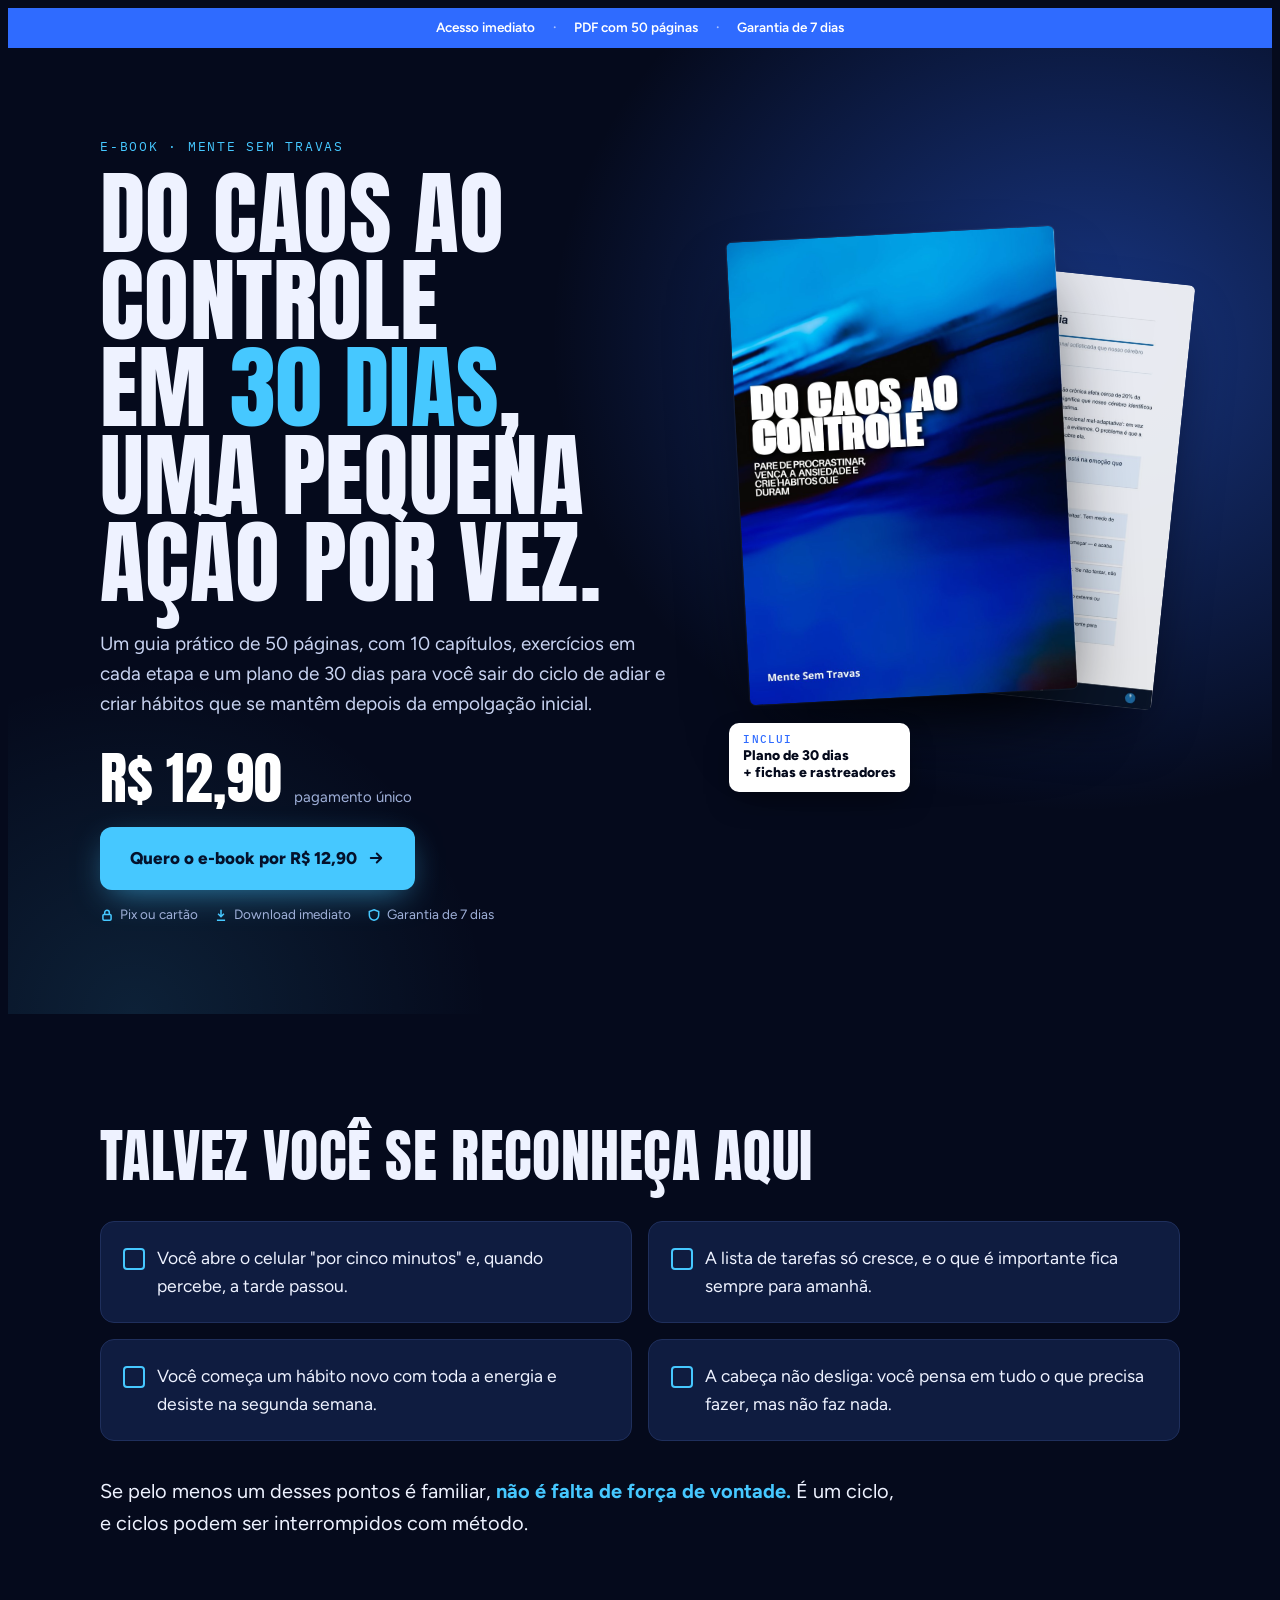
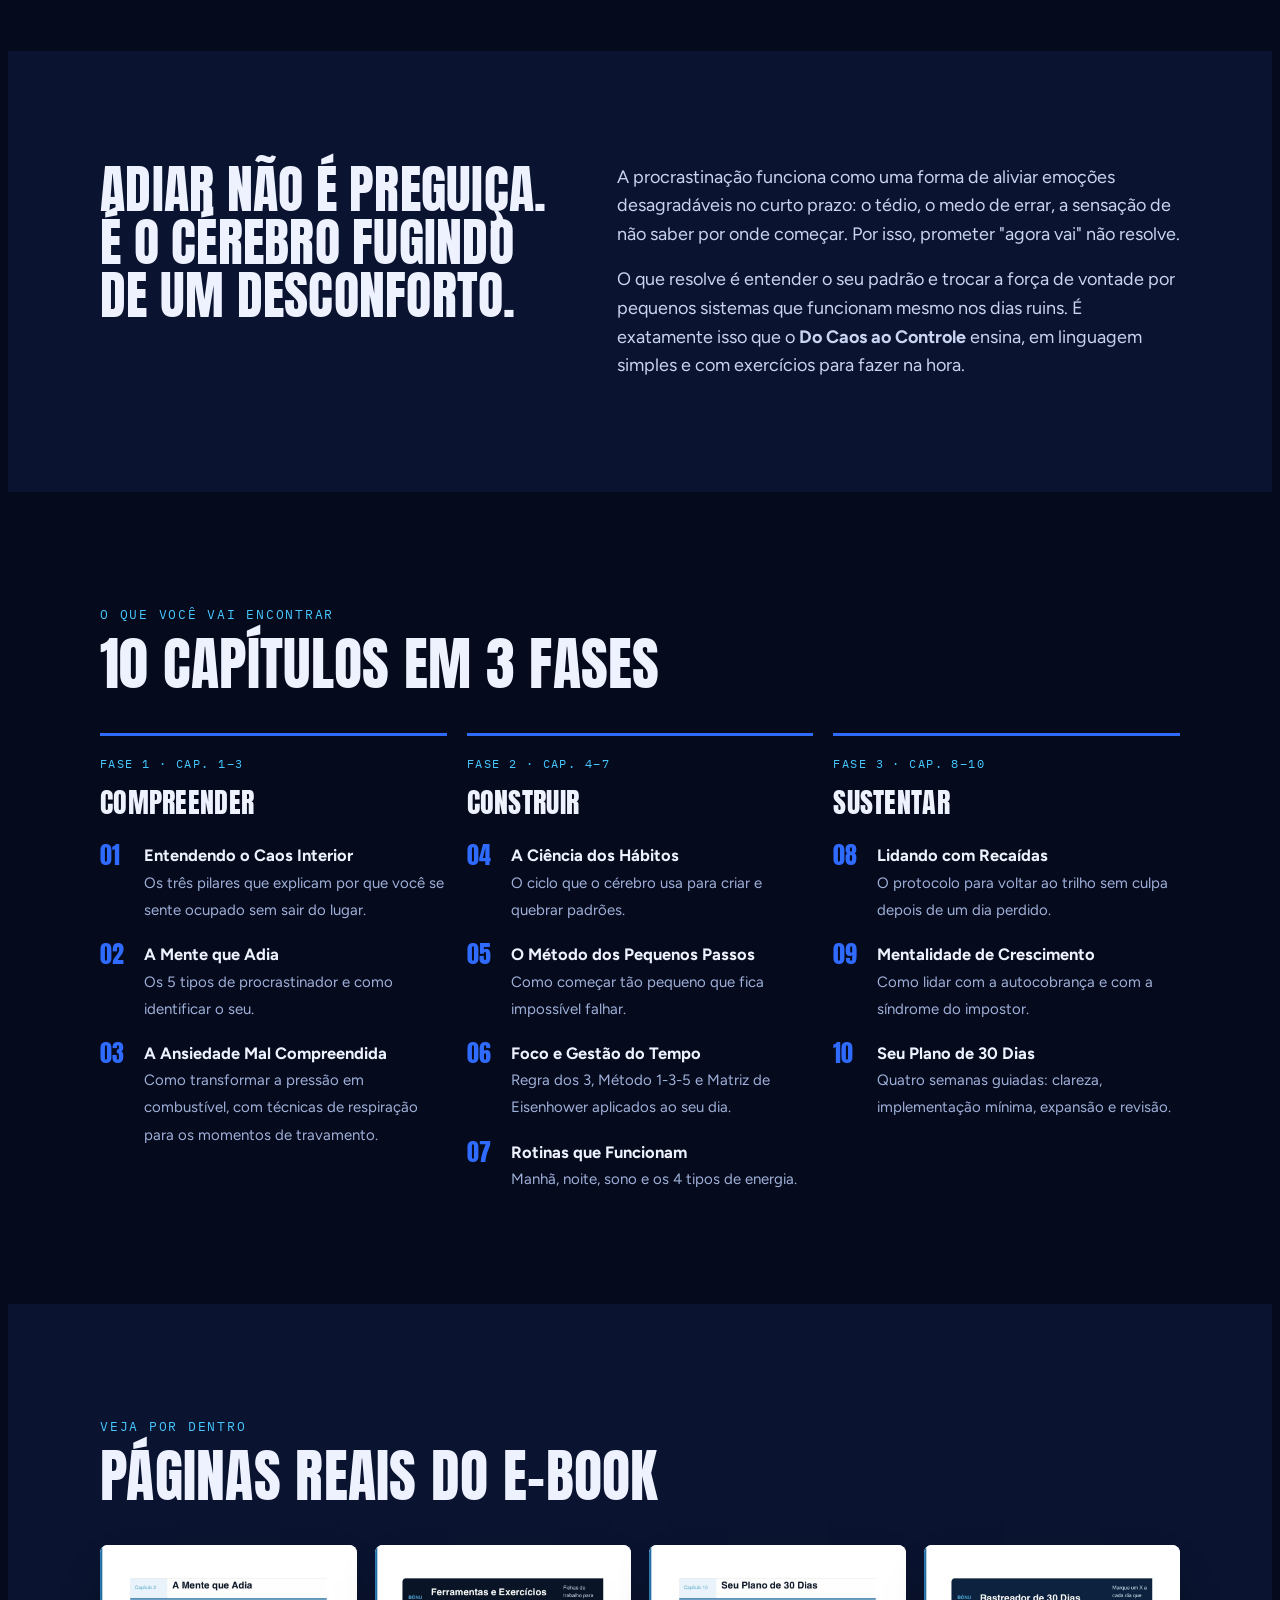
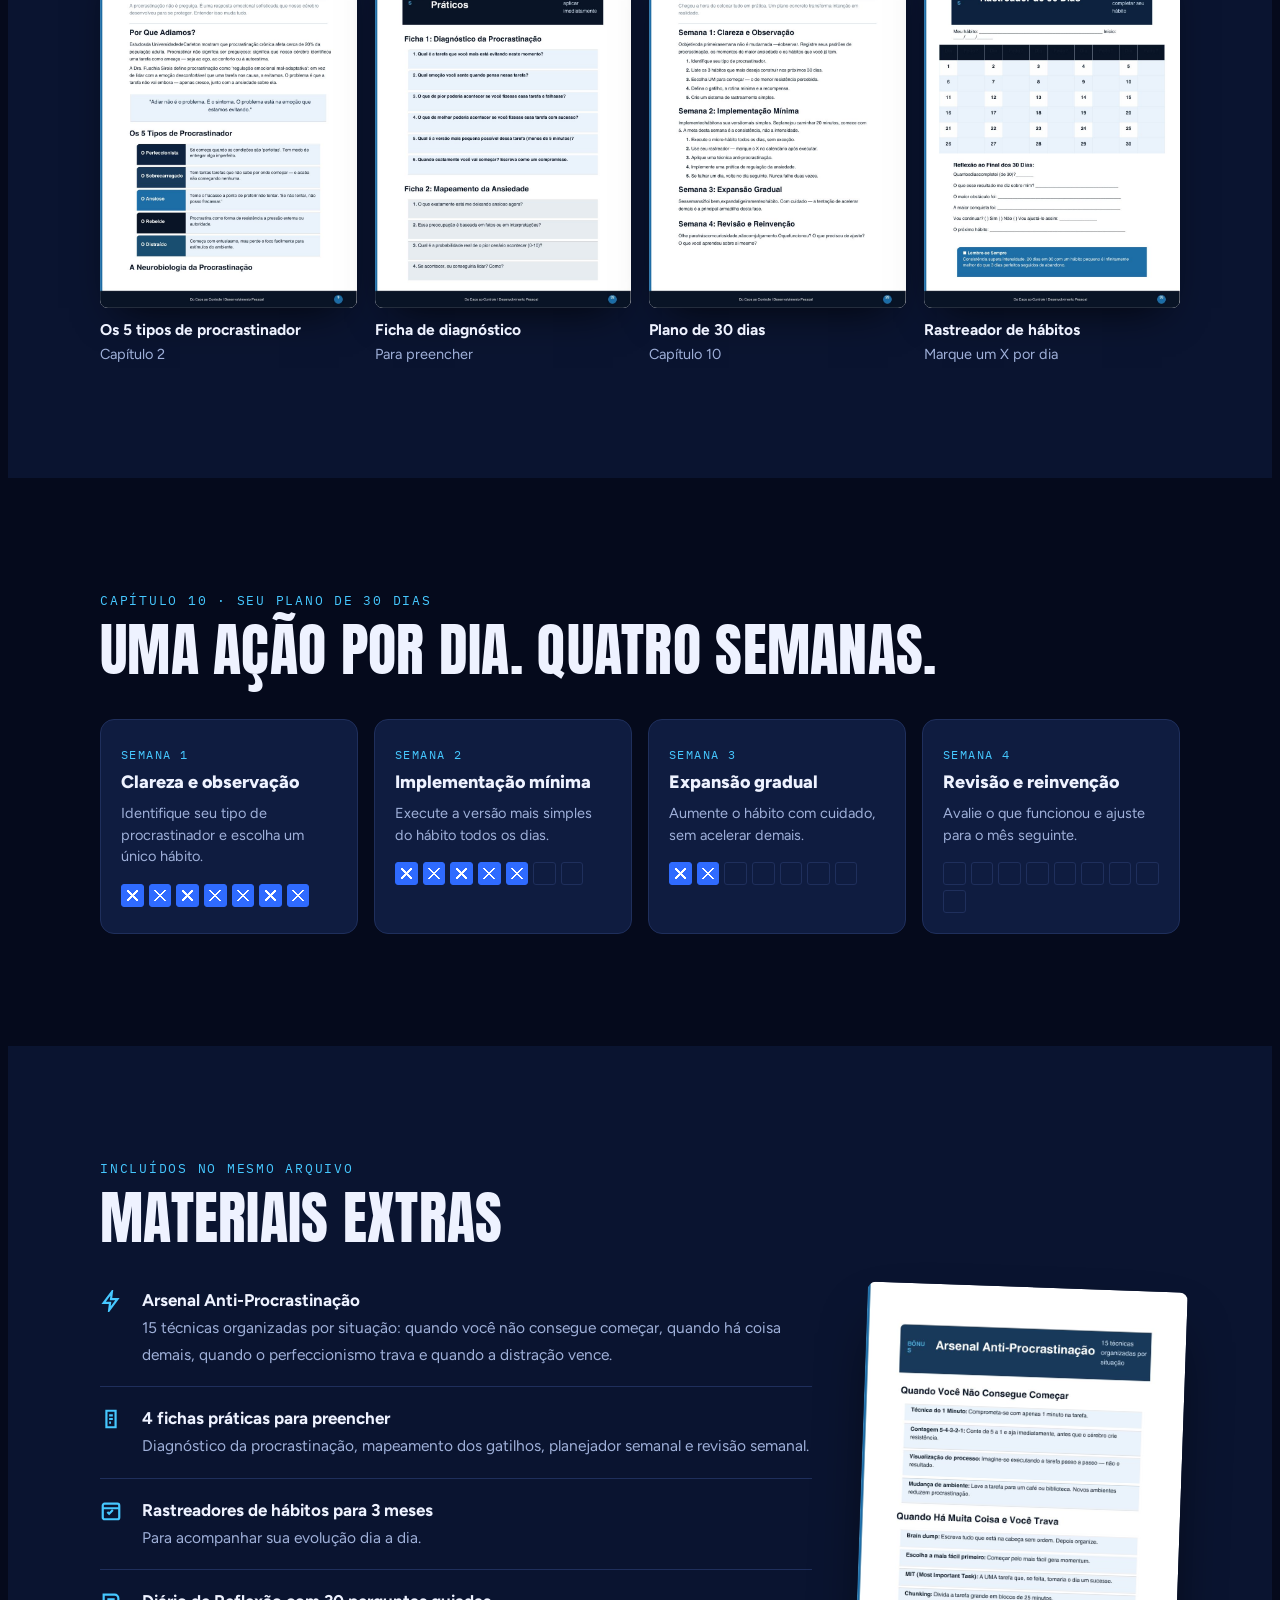
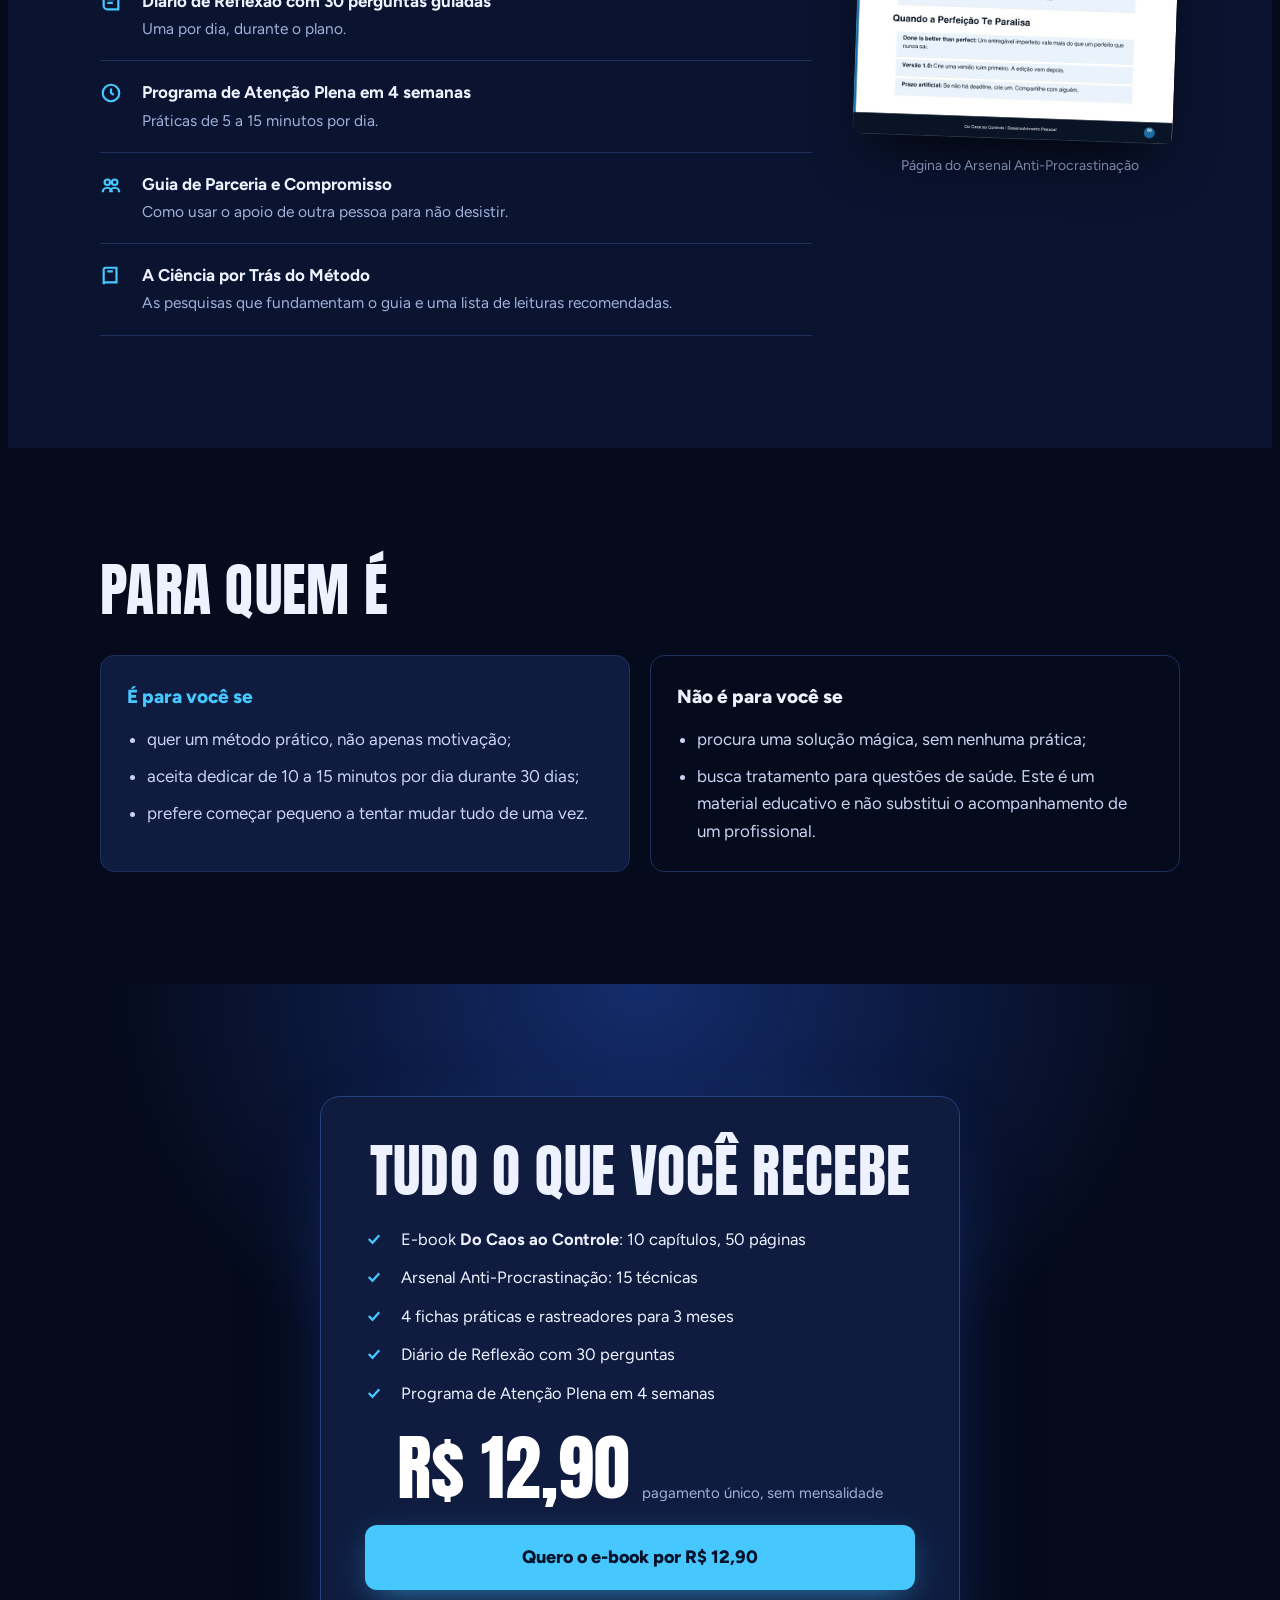
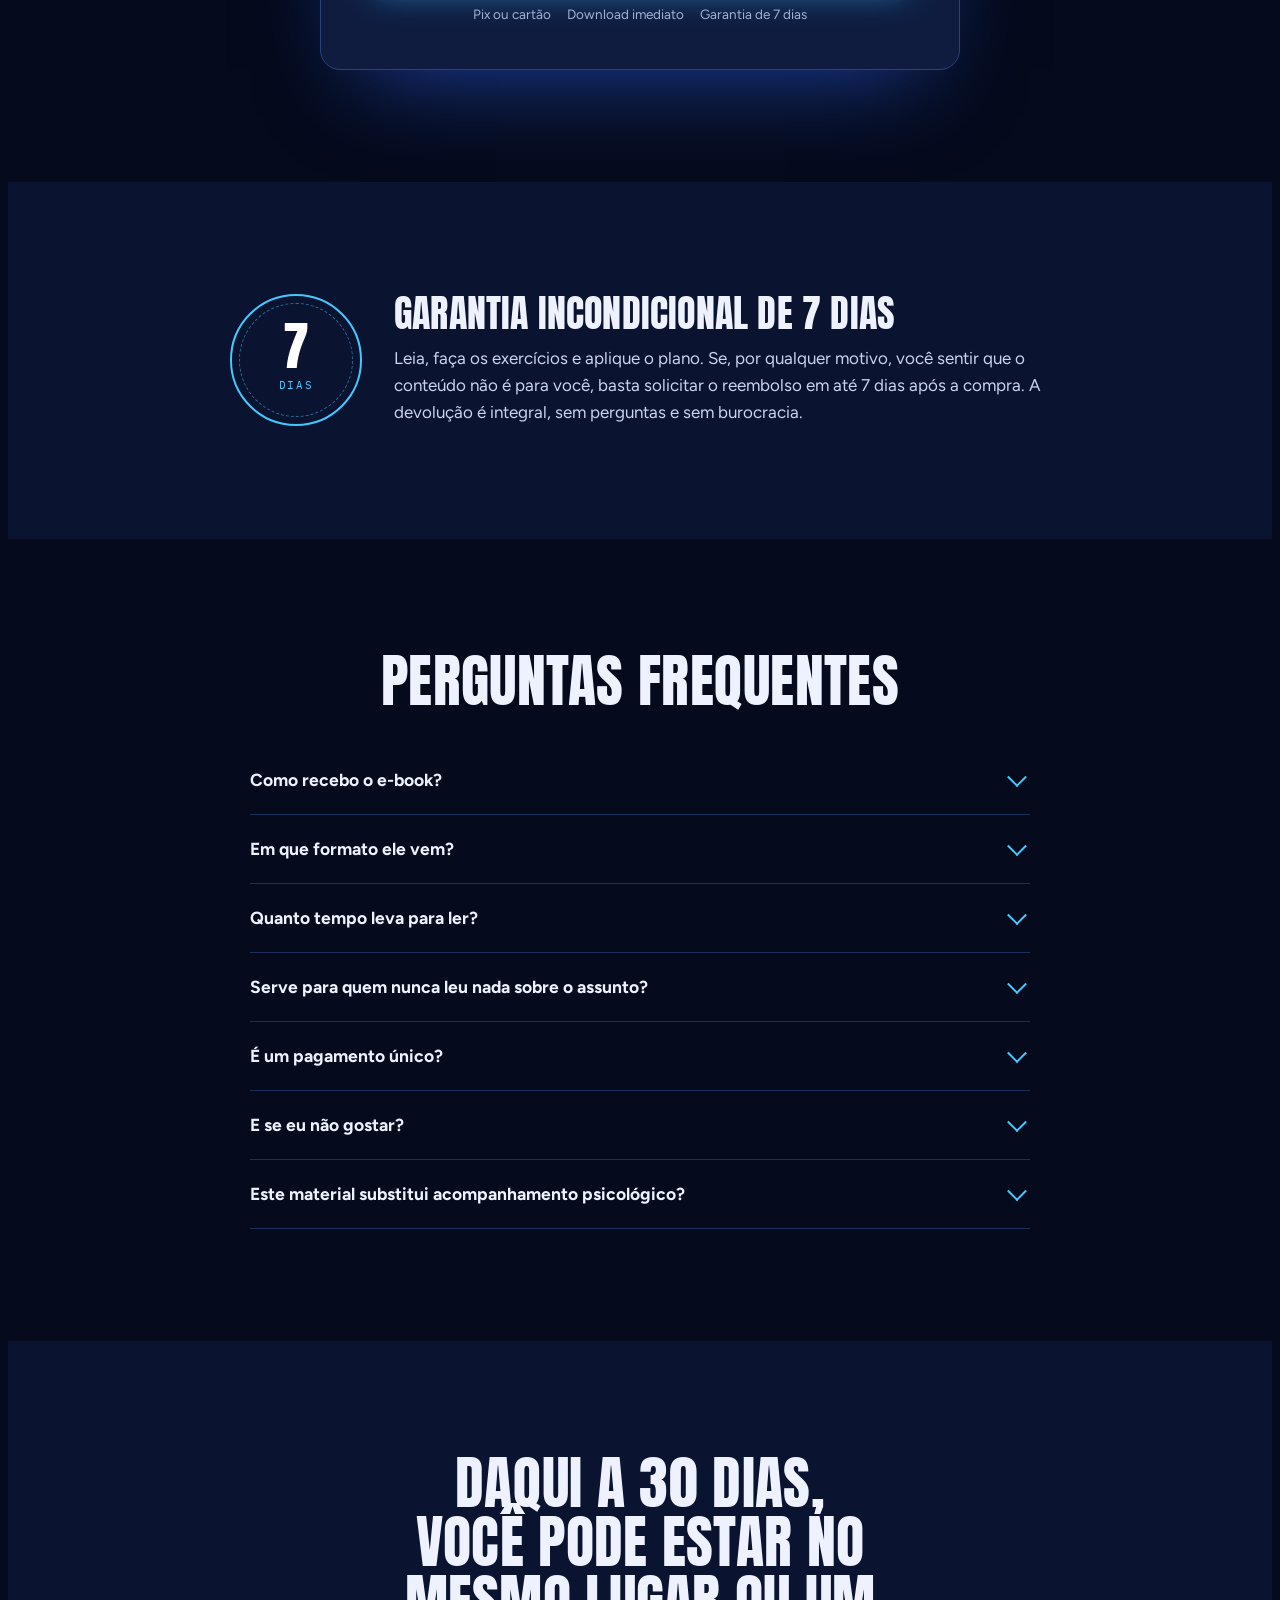
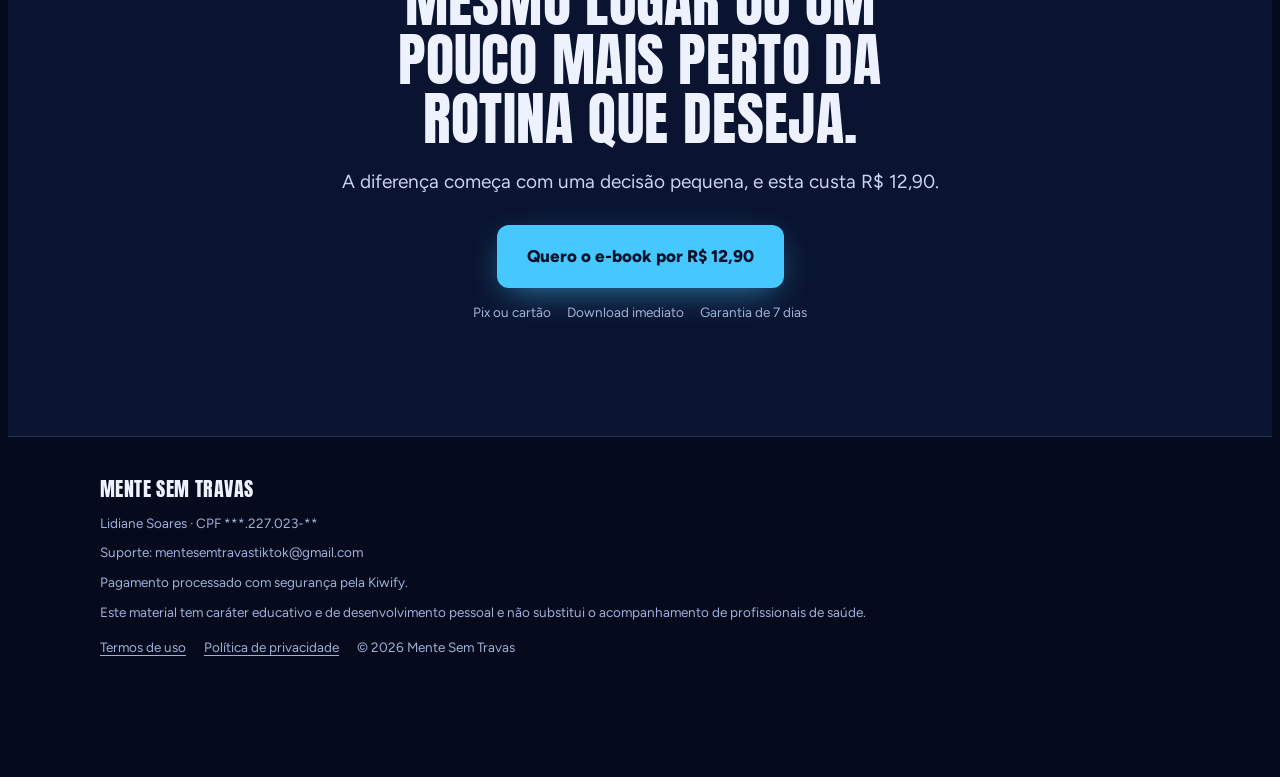
<file: index.html>
<!doctype html>
<html lang="pt-BR">
<head>
<meta charset="utf-8">
<meta name="facebook-domain-verification" content="jffds6iwqttwp3iqfi6gyjpg9x7qv8" />
<meta name="viewport" content="width=device-width, initial-scale=1, viewport-fit=cover">
<meta property="og:title" content="Do Caos ao Controle">
<meta property="og:description" content="Guia prático de 50 páginas com um plano de 30 dias para sair do ciclo de adiar.">
<meta property="og:image" content="img/pg1.jpg">
<link rel="icon" href="img/pg1.jpg">
<title>Do Caos ao Controle</title>
<meta name="description" content="Guia prático de 50 páginas com 10 capítulos, exercícios e um plano de 30 dias para sair do ciclo de adiar e criar hábitos que se mantêm.">
<link rel="preconnect" href="https://fonts.googleapis.com">
<link rel="preconnect" href="https://fonts.gstatic.com" crossorigin>
<link rel="stylesheet" href="https://fonts.googleapis.com/css2?family=Anton&family=Figtree:wght@400;500;600;700;800&family=IBM+Plex+Mono:wght@500&display=swap">
<!-- Meta Pixel Code -->
<script>
!function(f,b,e,v,n,t,s)
{if(f.fbq)return;n=f.fbq=function(){n.callMethod?
n.callMethod.apply(n,arguments):n.queue.push(arguments)};
if(!f._fbq)f._fbq=n;n.push=n;n.loaded=!0;n.version='2.0';
n.queue=[];t=b.createElement(e);t.async=!0;
t.src=v;s=b.getElementsByTagName(e)[0];
s.parentNode.insertBefore(t,s)}(window, document,'script',
'https://connect.facebook.net/en_US/fbevents.js');
fbq('init', '1343668074403139');
fbq('track', 'PageView');
fbq('track', 'ViewContent', {content_name: 'Do Caos ao Controle', value: 12.90, currency: 'BRL'});
</script>
<noscript><img height="1" width="1" style="display:none" src="https://www.facebook.com/tr?id=1343668074403139&ev=PageView&noscript=1" alt=""></noscript>
<!-- End Meta Pixel Code -->
<style>
/* Layout: capa-como-cenário — faixas escuras em azul elétrico, tipografia condensada da capa, motivo do rastreador de 30 dias como fio condutor */
:root{
  --ink:#050a1c;        /* fundo principal, azul quase preto */
  --ink-2:#0a1430;      /* faixas alternadas */
  --panel:#0f1c40;      /* superfícies destacadas */
  --line:#1f2f5c;       /* divisórias */
  --text:#eef2ff;       /* texto principal */
  --muted:#9fb0d9;      /* texto secundário */
  --volt:#2f6bff;       /* azul elétrico da capa */
  --glow:#46c8ff;       /* ciano de destaque */
  --cta:#46c8ff;        /* botão */
  --cta-ink:#04112b;
  --f-display:"Anton","Impact","Arial Narrow Bold",sans-serif;
  --f-body:"Figtree",system-ui,-apple-system,"Segoe UI",Roboto,sans-serif;
  --f-mono:"IBM Plex Mono",ui-monospace,Menlo,Consolas,monospace;
  --wrap:1120px;
  color-scheme:dark;
}
*{box-sizing:border-box}
html{scroll-behavior:smooth}
body{background:var(--ink);color:var(--text);font-family:var(--f-body);font-size:17px;line-height:1.6;-webkit-font-smoothing:antialiased;overflow-x:hidden}
img{max-width:100%;height:auto;display:block}
a{color:inherit}
h1,h2,h3{text-wrap:balance;margin:0}
p{margin:0}
.wrap{max-width:var(--wrap);margin:0 auto;padding-left:max(20px,env(safe-area-inset-left,0px));padding-right:max(20px,env(safe-area-inset-right,0px))}
.band{padding-block:clamp(64px,9vw,112px)}
.band--alt{background:var(--ink-2)}
.eyebrow{font-family:var(--f-mono);font-size:12.5px;letter-spacing:.14em;text-transform:uppercase;color:var(--glow)}
.h2{font-family:var(--f-display);font-weight:400;text-transform:uppercase;font-size:clamp(34px,5.2vw,58px);line-height:1.02;letter-spacing:.005em}
.lead{color:var(--muted);font-size:18.5px;max-width:60ch}
.stack{display:flex;flex-direction:column;gap:18px}

/* faixa superior */
.topbar{background:var(--volt);color:#fff;font-size:13.5px;font-weight:600;text-align:center;padding-block:9px}
.topbar .wrap{display:flex;flex-wrap:wrap;justify-content:center;gap:4px 18px}
.topbar span+span::before{content:"·";margin-right:18px;opacity:.6}

/* botões */
.btn{display:inline-flex;align-items:center;justify-content:center;gap:10px;background:var(--cta);color:var(--cta-ink);font-weight:800;font-size:17px;text-decoration:none;padding:18px 30px;border-radius:12px;box-shadow:0 10px 34px -10px rgba(70,200,255,.65);transition:transform .15s ease,box-shadow .15s ease;text-align:center}
.btn:hover{transform:translateY(-2px);box-shadow:0 16px 40px -10px rgba(70,200,255,.8)}
.btn:focus-visible{outline:3px solid #fff;outline-offset:3px}
.btn svg{flex:none}
.assure{display:flex;flex-wrap:wrap;gap:6px 16px;font-size:13.5px;color:var(--muted)}
.assure span{display:inline-flex;align-items:center;gap:6px}
.assure svg{color:var(--glow)}

/* abertura */
.hero{position:relative;overflow:hidden;background:
  radial-gradient(60% 70% at 85% 30%,rgba(47,107,255,.45),transparent 70%),
  radial-gradient(40% 50% at 10% 100%,rgba(70,200,255,.12),transparent 70%),var(--ink)}
.hero .wrap{display:grid;grid-template-columns:1.1fr .9fr;gap:48px;align-items:center;padding-block:clamp(48px,7vw,88px)}
.hero h1{font-family:var(--f-display);font-weight:400;text-transform:uppercase;font-size:clamp(46px,7.4vw,92px);line-height:.95;letter-spacing:.005em}
.hero h1 em{font-style:normal;color:var(--glow)}
.hero .sub{color:#c9d4f2;font-size:19px;max-width:52ch;margin-top:22px}
.price{display:flex;align-items:baseline;gap:12px;margin-top:30px}
.price b{font-family:var(--f-display);font-weight:400;font-size:56px;line-height:1;color:#fff}
.price small{color:var(--muted);font-size:15px}
.hero .btn{margin-top:18px}
.hero .assure{margin-top:14px}
.mock{position:relative;justify-self:center;width:min(100%,420px);aspect-ratio:828/1170;max-width:100%}
.mock img{position:absolute;border-radius:6px;box-shadow:0 30px 60px -20px rgba(0,0,0,.8)}
.mock .back{width:72%;right:-4%;top:6%;transform:rotate(6deg);opacity:.9}
.mock .cover{width:78%;left:0;top:0;transform:rotate(-3deg);box-shadow:0 40px 80px -24px rgba(0,0,0,.9),0 0 0 1px rgba(255,255,255,.06)}
.mock .tag{position:absolute;left:-2%;bottom:6%;background:#fff;color:var(--ink);font-weight:800;font-size:14px;padding:10px 14px;border-radius:10px;box-shadow:0 12px 30px -10px rgba(0,0,0,.6);line-height:1.25}
.mock .tag span{display:block;font-family:var(--f-mono);font-weight:500;font-size:11px;letter-spacing:.1em;text-transform:uppercase;color:var(--volt)}

/* identificação */
.signs{display:grid;grid-template-columns:repeat(2,minmax(0,1fr));gap:16px;margin-top:36px}
.sign{background:var(--panel);border:1px solid var(--line);border-radius:14px;padding:22px 22px 22px 56px;position:relative;font-size:17.5px}
.sign::before{content:"";position:absolute;left:22px;top:26px;width:18px;height:18px;border:2px solid var(--glow);border-radius:4px}
.verdict{margin-top:34px;font-size:20px;max-width:62ch}
.verdict strong{color:var(--glow)}

/* virada */
.turn{display:grid;grid-template-columns:.9fr 1.1fr;gap:56px;align-items:start}
.turn .h2{font-size:clamp(32px,4.6vw,52px)}
.turn p+p{margin-top:16px}
.turn .body{color:#c9d4f2;font-size:18px}

/* capítulos */
.phases{display:grid;grid-template-columns:repeat(3,minmax(0,1fr));gap:20px;margin-top:40px}
.phase{border-top:3px solid var(--volt);padding-top:18px}
.phase h3{font-family:var(--f-display);font-weight:400;text-transform:uppercase;font-size:28px;letter-spacing:.01em}
.phase h3 small{display:block;font-family:var(--f-mono);font-size:12px;letter-spacing:.12em;color:var(--glow);margin-bottom:6px}
.chap{list-style:none;padding:0;margin:18px 0 0;display:flex;flex-direction:column;gap:18px}
.chap li{display:grid;grid-template-columns:34px minmax(0,1fr);gap:10px}
.chap .n{font-family:var(--f-display);font-size:24px;line-height:1.1;color:var(--volt)}
.chap b{display:block;font-size:16.5px}
.chap span{color:var(--muted);font-size:15px;line-height:1.5}

/* por dentro */
.peek{display:grid;grid-template-columns:repeat(4,minmax(0,1fr));gap:18px;margin-top:40px}
.peek figure{margin:0}
.peek img{border-radius:8px;aspect-ratio:828/1170;object-fit:cover;object-position:top;width:100%;box-shadow:0 18px 40px -18px rgba(0,0,0,.8);background:#fff}
.peek figcaption{font-size:14.5px;color:var(--muted);margin-top:10px}
.peek figcaption b{color:var(--text);display:block;font-size:15.5px}

/* plano 30 dias — motivo do rastreador */
.tracker{display:grid;grid-template-columns:repeat(4,minmax(0,1fr));gap:16px;margin-top:40px}
.week{background:var(--panel);border:1px solid var(--line);border-radius:14px;padding:20px}
.week .wk{font-family:var(--f-mono);font-size:12px;letter-spacing:.12em;color:var(--glow);text-transform:uppercase}
.week h3{font-size:18px;font-weight:800;margin-top:4px}
.week p{color:var(--muted);font-size:14.5px;margin-top:6px;line-height:1.5}
.days{display:grid;grid-template-columns:repeat(8,minmax(0,1fr));gap:5px;margin-top:16px}
.days i{aspect-ratio:1;border:1.5px solid var(--line);border-radius:3px;position:relative}
.days i.x{border-color:var(--volt);background:var(--volt)}
.days i.x::after{content:"";position:absolute;inset:22%;background:linear-gradient(45deg,transparent 44%,#fff 44%,#fff 56%,transparent 56%),linear-gradient(-45deg,transparent 44%,#fff 44%,#fff 56%,transparent 56%)}

/* bônus */
.bonus{display:grid;grid-template-columns:1fr minmax(0,320px);gap:48px;align-items:start;margin-top:40px}
.blist{list-style:none;padding:0;margin:0;display:flex;flex-direction:column}
.blist li{display:grid;grid-template-columns:28px minmax(0,1fr);gap:14px;padding:18px 0;border-bottom:1px solid var(--line)}
.blist li:first-child{padding-top:0}
.blist svg{color:var(--glow);margin-top:3px}
.blist b{display:block;font-size:17px}
.blist span{color:var(--muted);font-size:15.5px}
.bonus figure{margin:0;position:sticky;top:24px}
.bonus figure img{border-radius:8px;transform:rotate(2deg);box-shadow:0 30px 60px -20px rgba(0,0,0,.85)}
.bonus figcaption{color:var(--muted);font-size:14px;margin-top:16px;text-align:center}

/* para quem */
.fit{display:grid;grid-template-columns:repeat(2,minmax(0,1fr));gap:20px;margin-top:36px}
.fit div{border:1px solid var(--line);border-radius:14px;padding:26px}
.fit h3{font-size:19px;font-weight:800;margin-bottom:14px}
.fit ul{margin:0;padding-left:20px;display:flex;flex-direction:column;gap:10px;color:#c9d4f2}
.fit .yes{background:var(--panel)}
.fit .yes h3{color:var(--glow)}

/* oferta */
.offer{background:
  radial-gradient(60% 80% at 50% 0%,rgba(47,107,255,.35),transparent 70%),var(--ink)}
.ocard{max-width:640px;margin:0 auto;background:var(--panel);border:1px solid #2a4180;border-radius:20px;padding:clamp(26px,5vw,44px);box-shadow:0 40px 90px -40px rgba(47,107,255,.6)}
.ocard .h2{text-align:center}
.olist{list-style:none;padding:0;margin:26px 0;display:flex;flex-direction:column;gap:12px}
.olist li{display:grid;grid-template-columns:24px minmax(0,1fr);gap:12px;font-size:16.5px}
.olist svg{color:var(--glow);margin-top:4px}
.ocard .price{justify-content:center;margin-top:8px;flex-wrap:wrap}
.ocard .price b{font-size:72px}
.ocard .btn{width:100%;margin-top:20px;font-size:18px}
.ocard .assure{justify-content:center;margin-top:14px}

/* garantia */
.guarantee{display:grid;grid-template-columns:auto minmax(0,1fr);gap:32px;align-items:center;max-width:860px;margin:0 auto}
.seal{width:132px;height:132px;border-radius:50%;border:2px solid var(--glow);display:grid;place-items:center;text-align:center;position:relative}
.seal::before{content:"";position:absolute;inset:7px;border-radius:50%;border:1px dashed rgba(70,200,255,.5)}
.seal b{font-family:var(--f-display);font-weight:400;font-size:52px;line-height:.9;color:#fff;display:block}
.seal span{font-family:var(--f-mono);font-size:11px;letter-spacing:.14em;text-transform:uppercase;color:var(--glow)}
.guarantee h2{font-size:clamp(26px,3.6vw,38px)}
.guarantee p{color:#c9d4f2;margin-top:12px}

/* faq */
.faq{max-width:780px;margin:36px auto 0;display:flex;flex-direction:column}
.faq details{border-bottom:1px solid var(--line)}
.faq summary{list-style:none;cursor:pointer;padding:20px 40px 20px 0;font-weight:700;font-size:17.5px;position:relative}
.faq summary::-webkit-details-marker{display:none}
.faq summary::after{content:"";position:absolute;right:6px;top:50%;width:12px;height:12px;border-right:2px solid var(--glow);border-bottom:2px solid var(--glow);transform:translateY(-70%) rotate(45deg);transition:transform .2s}
.faq details[open] summary::after{transform:translateY(-30%) rotate(-135deg)}
.faq summary:focus-visible{outline:2px solid var(--glow);outline-offset:4px}
.faq p{color:#c9d4f2;padding-bottom:22px;max-width:65ch}

/* final */
.final{text-align:center}
.final .h2{max-width:20ch;margin:0 auto}
.final p{color:#c9d4f2;margin:18px auto 0;font-size:19px}
.final .btn{margin-top:28px}
.final .assure{justify-content:center;margin-top:14px}

/* rodapé */
footer{border-top:1px solid var(--line);padding-block:36px 110px;color:var(--muted);font-size:13.5px}
footer .wrap{display:flex;flex-direction:column;gap:8px}
footer .brand{font-family:var(--f-display);font-size:20px;color:var(--text);text-transform:uppercase;letter-spacing:.02em}
footer nav{display:flex;flex-wrap:wrap;gap:6px 18px;margin-top:6px}
footer nav a{text-decoration:underline;text-underline-offset:3px}

/* barra fixa no celular */
.sticky{position:fixed;left:0;right:0;bottom:0;z-index:20;background:rgba(5,10,28,.94);backdrop-filter:blur(10px);border-top:1px solid var(--line);
  padding:12px max(16px,env(safe-area-inset-right,0px)) calc(12px + env(safe-area-inset-bottom,0px)) max(16px,env(safe-area-inset-left,0px));
  display:none;align-items:center;justify-content:space-between;gap:14px;transform:translateY(110%);transition:transform .25s ease}
.sticky.on{transform:none}
.sticky .p{line-height:1.15}
.sticky .p b{font-family:var(--f-display);font-weight:400;font-size:28px}
.sticky .p small{display:block;font-size:12px;color:var(--muted)}
.sticky .btn{padding:14px 20px;font-size:15.5px;box-shadow:none}

@media (max-width:900px){
  .hero .wrap{grid-template-columns:1fr;gap:36px}
  .mock{width:min(86%,340px);order:-1}
  .turn,.bonus{grid-template-columns:1fr;gap:28px}
  .bonus figure{position:static;max-width:300px;margin:0 auto}
  .phases{grid-template-columns:1fr;gap:34px}
  .tracker{grid-template-columns:repeat(2,minmax(0,1fr))}
  .peek{grid-template-columns:repeat(4,minmax(220px,1fr));overflow-x:auto;scroll-snap-type:x mandatory;padding-bottom:10px;margin-right:calc(-1 * max(20px,env(safe-area-inset-right,0px)))}
  .peek figure{scroll-snap-align:start}
  .sticky{display:flex}
}
@media (max-width:600px){
  body{font-size:16.5px}
  .signs,.fit,.tracker{grid-template-columns:1fr}
  .hero .btn{width:100%}
  .guarantee{grid-template-columns:1fr;justify-items:center;text-align:center}
  .final .btn{width:100%}
}
@media (prefers-reduced-motion:reduce){*{transition:none!important;scroll-behavior:auto!important}}
</style>
</head>
<body>


<div class="topbar"><div class="wrap"><span>Acesso imediato</span><span>PDF com 50 páginas</span><span>Garantia de 7 dias</span></div></div>

<header class="hero">
  <div class="wrap">
    <div>
      <p class="eyebrow">E-book · Mente Sem Travas</p>
      <h1 style="margin-top:14px">Do caos ao controle em <em>30 dias</em>, uma pequena ação por vez.</h1>
      <p class="sub">Um guia prático de 50 páginas, com 10 capítulos, exercícios em cada etapa e um plano de 30 dias para você sair do ciclo de adiar e criar hábitos que se mantêm depois da empolgação inicial.</p>
      <div class="price"><b>R$&nbsp;12,90</b><small>pagamento único</small></div>
      <a class="btn js-buy" href="https://pay.kiwify.com.br/UzFYrza">Quero o e-book por R$&nbsp;12,90
        <svg width="18" height="18" viewBox="0 0 24 24" fill="none" stroke="currentColor" stroke-width="2.6" stroke-linecap="round" stroke-linejoin="round" aria-hidden="true"><path d="M5 12h14M13 6l6 6-6 6"/></svg></a>
      <div class="assure">
        <span><svg width="14" height="14" viewBox="0 0 24 24" fill="none" stroke="currentColor" stroke-width="2.6" aria-hidden="true"><rect x="5" y="11" width="14" height="10" rx="2"/><path d="M8 11V8a4 4 0 0 1 8 0v3"/></svg>Pix ou cartão</span>
        <span><svg width="14" height="14" viewBox="0 0 24 24" fill="none" stroke="currentColor" stroke-width="2.6" aria-hidden="true"><path d="M12 3v12M7 10l5 5 5-5M5 21h14"/></svg>Download imediato</span>
        <span><svg width="14" height="14" viewBox="0 0 24 24" fill="none" stroke="currentColor" stroke-width="2.6" aria-hidden="true"><path d="M12 3l8 3v6c0 5-3.5 8-8 9-4.5-1-8-4-8-9V6z"/></svg>Garantia de 7 dias</span>
      </div>
    </div>
    <div class="mock" aria-hidden="false">
      <img class="back" src="img/pg9.jpg" alt="Página interna: Os 5 tipos de procrastinador" width="828" height="1170">
      <img class="cover" src="img/pg1.jpg" alt="Capa do e-book Do Caos ao Controle" width="828" height="1170">
      <div class="tag"><span>Inclui</span>Plano de 30 dias<br>+ fichas e rastreadores</div>
    </div>
  </div>
</header>

<section class="band">
  <div class="wrap">
    <h2 class="h2">Talvez você se reconheça aqui</h2>
    <div class="signs">
      <p class="sign">Você abre o celular "por cinco minutos" e, quando percebe, a tarde passou.</p>
      <p class="sign">A lista de tarefas só cresce, e o que é importante fica sempre para amanhã.</p>
      <p class="sign">Você começa um hábito novo com toda a energia e desiste na segunda semana.</p>
      <p class="sign">A cabeça não desliga: você pensa em tudo o que precisa fazer, mas não faz nada.</p>
    </div>
    <p class="verdict">Se pelo menos um desses pontos é familiar, <strong>não é falta de força de vontade.</strong> É um ciclo, e ciclos podem ser interrompidos com método.</p>
  </div>
</section>

<section class="band band--alt">
  <div class="wrap turn">
    <h2 class="h2">Adiar não é preguiça. É o cérebro fugindo de um desconforto.</h2>
    <div class="body">
      <p>A procrastinação funciona como uma forma de aliviar emoções desagradáveis no curto prazo: o tédio, o medo de errar, a sensação de não saber por onde começar. Por isso, prometer "agora vai" não resolve.</p>
      <p>O que resolve é entender o seu padrão e trocar a força de vontade por pequenos sistemas que funcionam mesmo nos dias ruins. É exatamente isso que o <strong>Do Caos ao Controle</strong> ensina, em linguagem simples e com exercícios para fazer na hora.</p>
    </div>
  </div>
</section>

<section class="band" id="conteudo">
  <div class="wrap">
    <p class="eyebrow">O que você vai encontrar</p>
    <h2 class="h2" style="margin-top:10px">10 capítulos em 3 fases</h2>
    <div class="phases">
      <div class="phase">
        <h3><small>Fase 1 · Cap. 1–3</small>Compreender</h3>
        <ol class="chap">
          <li><span class="n">01</span><div><b>Entendendo o Caos Interior</b><span>Os três pilares que explicam por que você se sente ocupado sem sair do lugar.</span></div></li>
          <li><span class="n">02</span><div><b>A Mente que Adia</b><span>Os 5 tipos de procrastinador e como identificar o seu.</span></div></li>
          <li><span class="n">03</span><div><b>A Ansiedade Mal Compreendida</b><span>Como transformar a pressão em combustível, com técnicas de respiração para os momentos de travamento.</span></div></li>
        </ol>
      </div>
      <div class="phase">
        <h3><small>Fase 2 · Cap. 4–7</small>Construir</h3>
        <ol class="chap">
          <li><span class="n">04</span><div><b>A Ciência dos Hábitos</b><span>O ciclo que o cérebro usa para criar e quebrar padrões.</span></div></li>
          <li><span class="n">05</span><div><b>O Método dos Pequenos Passos</b><span>Como começar tão pequeno que fica impossível falhar.</span></div></li>
          <li><span class="n">06</span><div><b>Foco e Gestão do Tempo</b><span>Regra dos 3, Método 1-3-5 e Matriz de Eisenhower aplicados ao seu dia.</span></div></li>
          <li><span class="n">07</span><div><b>Rotinas que Funcionam</b><span>Manhã, noite, sono e os 4 tipos de energia.</span></div></li>
        </ol>
      </div>
      <div class="phase">
        <h3><small>Fase 3 · Cap. 8–10</small>Sustentar</h3>
        <ol class="chap">
          <li><span class="n">08</span><div><b>Lidando com Recaídas</b><span>O protocolo para voltar ao trilho sem culpa depois de um dia perdido.</span></div></li>
          <li><span class="n">09</span><div><b>Mentalidade de Crescimento</b><span>Como lidar com a autocobrança e com a síndrome do impostor.</span></div></li>
          <li><span class="n">10</span><div><b>Seu Plano de 30 Dias</b><span>Quatro semanas guiadas: clareza, implementação mínima, expansão e revisão.</span></div></li>
        </ol>
      </div>
    </div>
  </div>
</section>

<section class="band band--alt">
  <div class="wrap">
    <p class="eyebrow">Veja por dentro</p>
    <h2 class="h2" style="margin-top:10px">Páginas reais do e-book</h2>
    <div class="peek">
      <figure><img src="img/pg9.jpg" alt="Página: Os 5 tipos de procrastinador" loading="lazy" width="828" height="1170"><figcaption><b>Os 5 tipos de procrastinador</b>Capítulo 2</figcaption></figure>
      <figure><img src="img/pg32.jpg" alt="Página: Ficha de diagnóstico da procrastinação" loading="lazy" width="828" height="1170"><figcaption><b>Ficha de diagnóstico</b>Para preencher</figcaption></figure>
      <figure><img src="img/pg29.jpg" alt="Página: Seu Plano de 30 Dias" loading="lazy" width="828" height="1170"><figcaption><b>Plano de 30 dias</b>Capítulo 10</figcaption></figure>
      <figure><img src="img/pg35.jpg" alt="Página: Rastreador de 30 dias" loading="lazy" width="828" height="1170"><figcaption><b>Rastreador de hábitos</b>Marque um X por dia</figcaption></figure>
    </div>
  </div>
</section>

<section class="band">
  <div class="wrap">
    <p class="eyebrow">Capítulo 10 · Seu plano de 30 dias</p>
    <h2 class="h2" style="margin-top:10px">Uma ação por dia. Quatro semanas.</h2>
    <div class="tracker" id="tracker">
      <div class="week"><p class="wk">Semana 1</p><h3>Clareza e observação</h3><p>Identifique seu tipo de procrastinador e escolha um único hábito.</p><div class="days" data-x="7"></div></div>
      <div class="week"><p class="wk">Semana 2</p><h3>Implementação mínima</h3><p>Execute a versão mais simples do hábito todos os dias.</p><div class="days" data-x="5"></div></div>
      <div class="week"><p class="wk">Semana 3</p><h3>Expansão gradual</h3><p>Aumente o hábito com cuidado, sem acelerar demais.</p><div class="days" data-x="2"></div></div>
      <div class="week"><p class="wk">Semana 4</p><h3>Revisão e reinvenção</h3><p>Avalie o que funcionou e ajuste para o mês seguinte.</p><div class="days" data-x="0"></div></div>
    </div>
  </div>
</section>

<section class="band band--alt">
  <div class="wrap">
    <p class="eyebrow">Incluídos no mesmo arquivo</p>
    <h2 class="h2" style="margin-top:10px">Materiais extras</h2>
    <div class="bonus">
      <ul class="blist">
        <li><svg width="22" height="22" viewBox="0 0 24 24" fill="none" stroke="currentColor" stroke-width="2.4" aria-hidden="true"><path d="M13 2L4 14h7l-1 8 9-12h-7z"/></svg><div><b>Arsenal Anti-Procrastinação</b><span>15 técnicas organizadas por situação: quando você não consegue começar, quando há coisa demais, quando o perfeccionismo trava e quando a distração vence.</span></div></li>
        <li><svg width="22" height="22" viewBox="0 0 24 24" fill="none" stroke="currentColor" stroke-width="2.4" aria-hidden="true"><path d="M7 3h10v18H7zM10 8h4M10 12h4M10 16h2"/></svg><div><b>4 fichas práticas para preencher</b><span>Diagnóstico da procrastinação, mapeamento dos gatilhos, planejador semanal e revisão semanal.</span></div></li>
        <li><svg width="22" height="22" viewBox="0 0 24 24" fill="none" stroke="currentColor" stroke-width="2.4" aria-hidden="true"><rect x="3" y="4" width="18" height="17" rx="2"/><path d="M3 9h18M8 13l2 2 4-4"/></svg><div><b>Rastreadores de hábitos para 3 meses</b><span>Para acompanhar sua evolução dia a dia.</span></div></li>
        <li><svg width="22" height="22" viewBox="0 0 24 24" fill="none" stroke="currentColor" stroke-width="2.4" aria-hidden="true"><path d="M4 4h12a4 4 0 0 1 4 4v12H8a4 4 0 0 1-4-4z"/><path d="M8 9h8M8 13h6"/></svg><div><b>Diário de Reflexão com 30 perguntas guiadas</b><span>Uma por dia, durante o plano.</span></div></li>
        <li><svg width="22" height="22" viewBox="0 0 24 24" fill="none" stroke="currentColor" stroke-width="2.4" aria-hidden="true"><circle cx="12" cy="12" r="9"/><path d="M12 7v5l3 2"/></svg><div><b>Programa de Atenção Plena em 4 semanas</b><span>Práticas de 5 a 15 minutos por dia.</span></div></li>
        <li><svg width="22" height="22" viewBox="0 0 24 24" fill="none" stroke="currentColor" stroke-width="2.4" aria-hidden="true"><circle cx="8" cy="9" r="3"/><circle cx="16" cy="9" r="3"/><path d="M3 20c0-3 2.2-5 5-5s5 2 5 5M11 20c0-3 2.2-5 5-5s5 2 5 5"/></svg><div><b>Guia de Parceria e Compromisso</b><span>Como usar o apoio de outra pessoa para não desistir.</span></div></li>
        <li><svg width="22" height="22" viewBox="0 0 24 24" fill="none" stroke="currentColor" stroke-width="2.4" aria-hidden="true"><path d="M4 19V5a2 2 0 0 1 2-2h12v16H6a2 2 0 0 0-2 2zM8 7h6"/></svg><div><b>A Ciência por Trás do Método</b><span>As pesquisas que fundamentam o guia e uma lista de leituras recomendadas.</span></div></li>
      </ul>
      <figure><img src="img/pg36.jpg" alt="Página: Arsenal Anti-Procrastinação" loading="lazy" width="828" height="1170"><figcaption>Página do Arsenal Anti-Procrastinação</figcaption></figure>
    </div>
  </div>
</section>

<section class="band">
  <div class="wrap">
    <h2 class="h2">Para quem é</h2>
    <div class="fit">
      <div class="yes"><h3>É para você se</h3><ul><li>quer um método prático, não apenas motivação;</li><li>aceita dedicar de 10 a 15 minutos por dia durante 30 dias;</li><li>prefere começar pequeno a tentar mudar tudo de uma vez.</li></ul></div>
      <div><h3>Não é para você se</h3><ul><li>procura uma solução mágica, sem nenhuma prática;</li><li>busca tratamento para questões de saúde. Este é um material educativo e não substitui o acompanhamento de um profissional.</li></ul></div>
    </div>
  </div>
</section>

<section class="band offer" id="oferta">
  <div class="wrap">
    <div class="ocard">
      <h2 class="h2">Tudo o que você recebe</h2>
      <ul class="olist">
        <li><svg width="18" height="18" viewBox="0 0 24 24" fill="none" stroke="currentColor" stroke-width="3" aria-hidden="true"><path d="M5 12l5 5 9-10"/></svg><span>E-book <strong>Do Caos ao Controle</strong>: 10 capítulos, 50 páginas</span></li>
        <li><svg width="18" height="18" viewBox="0 0 24 24" fill="none" stroke="currentColor" stroke-width="3" aria-hidden="true"><path d="M5 12l5 5 9-10"/></svg><span>Arsenal Anti-Procrastinação: 15 técnicas</span></li>
        <li><svg width="18" height="18" viewBox="0 0 24 24" fill="none" stroke="currentColor" stroke-width="3" aria-hidden="true"><path d="M5 12l5 5 9-10"/></svg><span>4 fichas práticas e rastreadores para 3 meses</span></li>
        <li><svg width="18" height="18" viewBox="0 0 24 24" fill="none" stroke="currentColor" stroke-width="3" aria-hidden="true"><path d="M5 12l5 5 9-10"/></svg><span>Diário de Reflexão com 30 perguntas</span></li>
        <li><svg width="18" height="18" viewBox="0 0 24 24" fill="none" stroke="currentColor" stroke-width="3" aria-hidden="true"><path d="M5 12l5 5 9-10"/></svg><span>Programa de Atenção Plena em 4 semanas</span></li>
      </ul>
      <div class="price"><b>R$&nbsp;12,90</b><small>pagamento único, sem mensalidade</small></div>
      <a class="btn js-buy" href="https://pay.kiwify.com.br/UzFYrza">Quero o e-book por R$&nbsp;12,90</a>
      <div class="assure"><span>Pix ou cartão</span><span>Download imediato</span><span>Garantia de 7 dias</span></div>
    </div>
  </div>
</section>

<section class="band band--alt">
  <div class="wrap guarantee">
    <div class="seal"><div><b>7</b><span>dias</span></div></div>
    <div>
      <h2 class="h2">Garantia incondicional de 7 dias</h2>
      <p>Leia, faça os exercícios e aplique o plano. Se, por qualquer motivo, você sentir que o conteúdo não é para você, basta solicitar o reembolso em até 7 dias após a compra. A devolução é integral, sem perguntas e sem burocracia.</p>
    </div>
  </div>
</section>

<section class="band">
  <div class="wrap">
    <h2 class="h2" style="text-align:center">Perguntas frequentes</h2>
    <div class="faq">
      <details><summary>Como recebo o e-book?</summary><p>Logo após a confirmação do pagamento, você recebe o link de acesso no e-mail informado na compra. No Pix, a confirmação costuma levar poucos minutos.</p></details>
      <details><summary>Em que formato ele vem?</summary><p>Em PDF, que você pode ler no celular, no tablet ou no computador, e também imprimir. As fichas e os rastreadores foram feitos para serem preenchidos.</p></details>
      <details><summary>Quanto tempo leva para ler?</summary><p>A leitura completa leva poucas horas, mas a proposta não é ler de uma vez. O ideal é um capítulo por vez, fazendo o exercício antes de avançar.</p></details>
      <details><summary>Serve para quem nunca leu nada sobre o assunto?</summary><p>Sim. A linguagem é simples e direta, sem termos técnicos.</p></details>
      <details><summary>É um pagamento único?</summary><p>Sim. Você paga R$ 12,90 uma vez e o material é seu. Não há mensalidade nem cobrança recorrente.</p></details>
      <details><summary>E se eu não gostar?</summary><p>Você tem 7 dias de garantia, com reembolso integral. Basta solicitar pela própria Kiwify ou pelo e-mail mentesemtravastiktok@gmail.com.</p></details>
      <details><summary>Este material substitui acompanhamento psicológico?</summary><p>Não. É um conteúdo educativo de desenvolvimento pessoal. Se você enfrenta sofrimento intenso ou persistente, procure um profissional de saúde.</p></details>
    </div>
  </div>
</section>

<section class="band band--alt final">
  <div class="wrap">
    <h2 class="h2">Daqui a 30 dias, você pode estar no mesmo lugar ou um pouco mais perto da rotina que deseja.</h2>
    <p>A diferença começa com uma decisão pequena, e esta custa R$ 12,90.</p>
    <a class="btn js-buy" href="https://pay.kiwify.com.br/UzFYrza">Quero o e-book por R$&nbsp;12,90</a>
    <div class="assure"><span>Pix ou cartão</span><span>Download imediato</span><span>Garantia de 7 dias</span></div>
  </div>
</section>

<footer>
  <div class="wrap">
    <span class="brand">Mente Sem Travas</span>
    <span>Lidiane Soares · CPF ***.227.023-**</span>
    <span>Suporte: mentesemtravastiktok@gmail.com</span>
    <span>Pagamento processado com segurança pela Kiwify.</span>
    <span>Este material tem caráter educativo e de desenvolvimento pessoal e não substitui o acompanhamento de profissionais de saúde.</span>
    <nav><a href="termos.html">Termos de uso</a><a href="privacidade.html">Política de privacidade</a><span>© 2026 Mente Sem Travas</span></nav>
  </div>
</footer>

<div class="sticky" id="sticky" aria-hidden="true">
  <div class="p"><b>R$&nbsp;12,90</b><small>Garantia de 7 dias</small></div>
  <a class="btn js-buy" href="https://pay.kiwify.com.br/UzFYrza" tabindex="-1">Quero o e-book</a>
</div>

<script>
/* Link do checkout: substituir pelo link real da plataforma de pagamento */
const CHECKOUT_URL = "https://pay.kiwify.com.br/UzFYrza";
document.querySelectorAll(".js-buy").forEach(a=>{
  if(CHECKOUT_URL){a.href=CHECKOUT_URL;}
  /* O evento InitiateCheckout é registrado pela Kiwify ao abrir o checkout (evita contagem duplicada). */
});
/* rastreador: dias marcados como exemplo de progresso */
document.querySelectorAll(".days").forEach((d,w)=>{
  const total = w===3 ? 9 : 7, x = +d.dataset.x;
  for(let i=0;i<total;i++){const s=document.createElement("i"); if(i<x) s.className="x"; d.appendChild(s);}
});
/* barra fixa: aparece depois da abertura e some na seção da oferta */
const sticky=document.getElementById("sticky"), hero=document.querySelector(".hero"), oferta=document.getElementById("oferta");
let pastHero=false, inOffer=false;
const upd=()=>sticky.classList.toggle("on",pastHero&&!inOffer);
if("IntersectionObserver" in window){
  new IntersectionObserver(e=>{pastHero=!e[0].isIntersecting;upd();}).observe(hero);
  new IntersectionObserver(e=>{inOffer=e[0].isIntersecting;upd();},{threshold:.2}).observe(oferta);
}
</script>

</body>
</html>
</file>
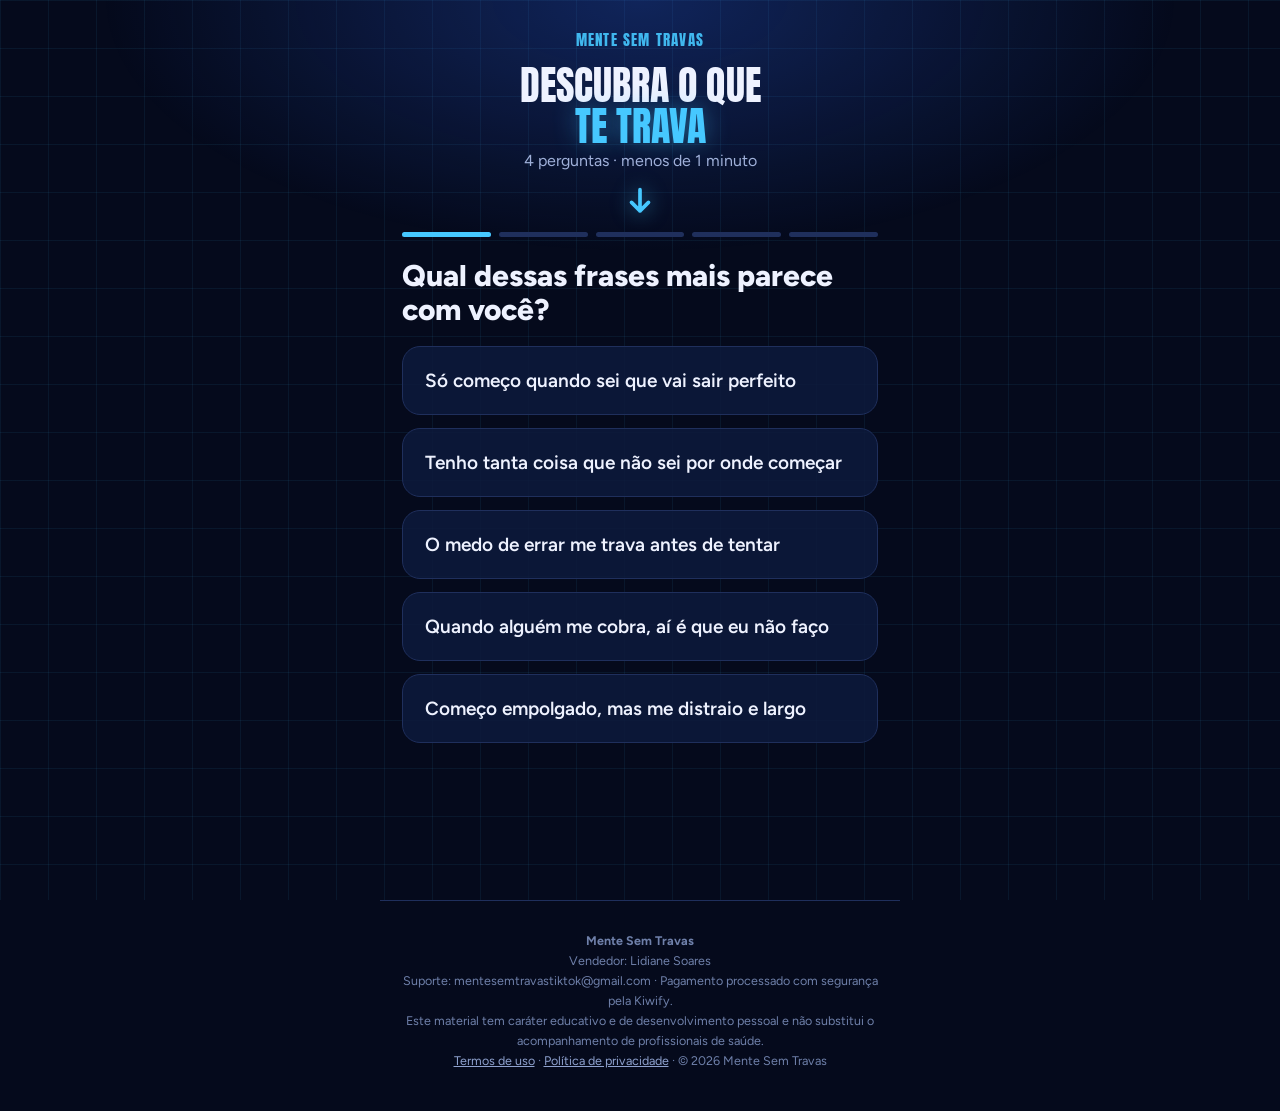
<file: quiz/index.html>
<!DOCTYPE html>
<html lang="pt-BR">
<head>
<meta charset="utf-8">
<meta name="viewport" content="width=device-width,initial-scale=1,viewport-fit=cover">
<title>Descubra seu perfil — Mente Sem Travas</title>
<meta name="description" content="Responda 4 perguntas rápidas e descubra o que está travando sua rotina.">
<meta name="theme-color" content="#050a1c">
<link rel="preconnect" href="https://fonts.googleapis.com">
<link rel="preconnect" href="https://fonts.gstatic.com" crossorigin>
<link href="https://fonts.googleapis.com/css2?family=Anton&family=Figtree:wght@400;500;600;700;800&display=swap" rel="stylesheet">

<!-- Meta Pixel -->
<script>
!function(f,b,e,v,n,t,s){if(f.fbq)return;n=f.fbq=function(){n.callMethod?n.callMethod.apply(n,arguments):n.queue.push(arguments)};if(!f._fbq)f._fbq=n;n.push=n;n.loaded=!0;n.version='2.0';n.queue=[];t=b.createElement(e);t.async=!0;t.src=v;s=b.getElementsByTagName(e)[0];s.parentNode.insertBefore(t,s)}(window,document,'script','https://connect.facebook.net/en_US/fbevents.js');
fbq('init','1343668074403139');fbq('track','PageView');
</script>
<noscript><img height="1" width="1" style="display:none" src="https://www.facebook.com/tr?id=1343668074403139&ev=PageView&noscript=1" alt=""></noscript>

<style>
:root{
  --ink:#050a1c;--ink-2:#0a1430;--panel:#0d1a3c;--line:#1f2f5c;
  --text:#eef2ff;--muted:#9fb0d9;--volt:#2f6bff;--glow:#46c8ff;--cta-ink:#04112b;
  --f-display:'Anton',Impact,sans-serif;--f-body:'Figtree',system-ui,sans-serif;
}
*{box-sizing:border-box;margin:0;padding:0}
html,body{height:100%}
body{background:var(--ink);color:var(--text);font-family:var(--f-body);-webkit-font-smoothing:antialiased;overflow-x:hidden}
/* fundo em grade, igual ao estilo de referência, nas cores da marca */
.bg{position:fixed;inset:0;z-index:0;pointer-events:none;
  background:
    radial-gradient(60% 40% at 50% 0%,rgba(47,107,255,.28),transparent 70%),
    linear-gradient(rgba(70,200,255,.07) 1px,transparent 1px) 0 0/48px 48px,
    linear-gradient(90deg,rgba(70,200,255,.07) 1px,transparent 1px) 0 0/48px 48px;
  animation:drift 30s linear infinite}
@keyframes drift{to{background-position:0 0,0 48px,48px 0}}
.app{position:relative;z-index:1;max-width:520px;margin:0 auto;min-height:100%;padding:28px 22px 40px;display:flex;flex-direction:column}
.screen{display:none;flex-direction:column;flex:1}
.screen.on{display:flex;animation:enter .5s cubic-bezier(.2,.8,.2,1) both}
@keyframes enter{from{opacity:0;transform:translateY(24px)}to{opacity:1;transform:none}}

/* intro */
.brand{font-family:var(--f-display);letter-spacing:.08em;font-size:15px;color:var(--glow);text-align:center;opacity:.9}
.hero-t{font-family:var(--f-display);font-weight:400;font-size:clamp(38px,11vw,54px);line-height:1.02;text-align:center;margin:22px 0 8px;text-transform:uppercase}
.hero-t em{font-style:normal;color:var(--glow);text-shadow:0 0 24px rgba(70,200,255,.45)}
.books{position:relative;height:280px;margin:18px auto 6px;width:100%;max-width:360px}
.books img{position:absolute;top:0;width:175px;border-radius:8px;box-shadow:0 20px 50px rgba(0,0,0,.55);border:1px solid var(--line)}
.books .b1{left:50%;transform:translateX(-50%) rotate(0);z-index:3;animation:float 5s ease-in-out infinite}
.books .b2{left:4%;top:28px;transform:rotate(-9deg);opacity:.55;filter:saturate(.6)}
.books .b3{right:4%;top:28px;transform:rotate(9deg);opacity:.55;filter:saturate(.6)}
@keyframes float{50%{transform:translateX(-50%) translateY(-8px)}}
.lead{color:var(--muted);text-align:center;font-size:19px;line-height:1.45;margin:14px 6px 26px}
.lead b{color:var(--text)}
.cta{display:flex;align-items:center;justify-content:center;gap:10px;width:100%;border:0;cursor:pointer;
  background:linear-gradient(180deg,#7fdcff,var(--glow));color:var(--cta-ink);font-family:var(--f-body);font-weight:800;font-size:20px;
  padding:21px 20px;border-radius:18px;text-decoration:none;box-shadow:0 0 0 1px rgba(255,255,255,.25) inset,0 14px 40px rgba(70,200,255,.35);
  transition:transform .15s}
.cta:active{transform:scale(.97)}
.cta.pulse{animation:pulse 2.2s ease-in-out infinite}
@keyframes pulse{50%{box-shadow:0 0 0 1px rgba(255,255,255,.25) inset,0 14px 60px rgba(70,200,255,.65)}}
.mini{color:var(--muted);font-size:14px;text-align:center;margin-top:14px}


/* intro: gancho + 1ª pergunta na mesma tela */
#s-1 .hero-t.hk{font-size:clamp(30px,8.8vw,40px);margin:14px 0 4px}
.sub{text-align:center;color:var(--muted);font-size:16px}
.arrow{display:flex;justify-content:center;color:var(--glow);margin:14px 0 8px;animation:bob 1.4s ease-in-out infinite;filter:drop-shadow(0 0 10px rgba(70,200,255,.6))}
@keyframes bob{50%{transform:translateY(9px)}}
#s-1 .prog{margin:6px 0 22px}
#s-1 .q-t{font-size:clamp(24px,6.6vw,30px);margin-bottom:18px}
.screen.out{display:flex;animation:leave .32s ease both}
@keyframes leave{to{opacity:0;transform:translateX(-40px)}}
.screen.on.fwd{animation:enterR .45s cubic-bezier(.2,.8,.2,1) both}
@keyframes enterR{from{opacity:0;transform:translateX(40px)}to{opacity:1;transform:none}}

.more{display:block;width:100%;margin-top:18px;padding:16px 18px;border:1px solid var(--line);border-radius:16px;text-align:center;color:var(--muted);font-family:var(--f-body);font-size:16px;font-weight:600;text-decoration:none;background:transparent}
.more:hover{color:var(--text);border-color:var(--glow)}
/* progresso */
.prog{display:flex;gap:8px;margin:6px 0 34px}
.prog i{flex:1;height:5px;border-radius:3px;background:var(--line);overflow:hidden;position:relative}
.prog i::after{content:"";position:absolute;inset:0;background:var(--glow);transform:scaleX(0);transform-origin:left;transition:transform .5s ease}
.prog i.done::after{transform:scaleX(1)}

/* perguntas */
.q-t{font-size:clamp(28px,7.6vw,36px);font-weight:800;line-height:1.15;margin-bottom:24px}
.opts{display:flex;flex-direction:column;gap:13px}
.opt{text-align:left;width:100%;background:rgba(13,26,60,.85);border:1px solid var(--line);color:var(--text);
  font-family:var(--f-body);font-size:19px;font-weight:600;padding:22px 22px;border-radius:18px;cursor:pointer;
  opacity:0;transform:translateY(14px);animation:optin .45s ease forwards;transition:border-color .2s,background .2s,transform .15s}
.opt:nth-child(1){animation-delay:.08s}.opt:nth-child(2){animation-delay:.16s}.opt:nth-child(3){animation-delay:.24s}.opt:nth-child(4){animation-delay:.32s}
@keyframes optin{to{opacity:1;transform:none}}
.opt:hover{border-color:var(--volt)}
.opt.sel{border-color:var(--glow);background:rgba(70,200,255,.14);transform:scale(.98)}
.back{background:none;border:0;color:var(--muted);font-family:var(--f-body);font-size:17px;margin-top:26px;cursor:pointer;align-self:flex-start}

/* ilustrações das perguntas */
.ill{margin-top:26px;background:rgba(13,26,60,.7);border:1px solid var(--line);border-radius:22px;padding:22px 18px;text-align:center}
.ill small{display:block;color:var(--muted);font-size:15px;margin-top:14px}
.notes{display:flex;flex-direction:column;gap:10px;text-align:left}
.note{display:flex;align-items:center;gap:12px;background:var(--ink-2);border:1px solid var(--line);border-radius:14px;padding:12px 14px;
  opacity:0;transform:translateX(-20px);animation:slide .5s ease forwards}
.note:nth-child(2){animation-delay:.9s}.note:nth-child(3){animation-delay:1.8s}
@keyframes slide{to{opacity:1;transform:none}}
.note .dot{width:38px;height:38px;border-radius:10px;background:#1b2a57;display:flex;align-items:center;justify-content:center;font-size:20px;flex:none}
.note b{display:block;font-size:15px}.note span{font-size:14px;color:var(--muted)}
.note .t{margin-left:auto;font-size:13px;color:var(--muted)}
.day{display:flex;justify-content:space-between;gap:8px}
.day div{flex:1;padding:14px 4px;border-radius:14px;background:var(--ink-2);border:1px solid var(--line);font-size:26px;animation:lit 4s infinite}
.day div:nth-child(2){animation-delay:1s}.day div:nth-child(3){animation-delay:2s}.day div:nth-child(4){animation-delay:3s}
.day div span{display:block;font-size:12px;color:var(--muted);margin-top:6px}
@keyframes lit{0%,20%{border-color:var(--glow);box-shadow:0 0 18px rgba(70,200,255,.35)}30%,100%{border-color:var(--line);box-shadow:none}}
.cal{display:grid;grid-template-columns:repeat(7,1fr);gap:6px;max-width:300px;margin:0 auto}
.cal i{aspect-ratio:1;border-radius:6px;background:var(--ink-2);border:1px solid var(--line);animation:fill .3s ease forwards}
.cal i.x{animation:mark 6s infinite}
@keyframes mark{0%,10%{background:var(--ink-2)}20%,100%{background:#25386e}}
.flow{display:flex;align-items:center;justify-content:space-between}
.flow .st{display:flex;flex-direction:column;align-items:center;gap:8px;width:30%}
.flow .c{width:68px;height:68px;border-radius:50%;border:2px solid var(--line);display:flex;align-items:center;justify-content:center;font-size:28px;background:var(--ink-2)}
.flow .st.hl .c{border-color:var(--glow);box-shadow:0 0 22px rgba(70,200,255,.4);animation:beat 1.8s ease-in-out infinite}
@keyframes beat{50%{transform:scale(1.07)}}
.flow b{font-size:15px}.flow .st.hl b{color:var(--glow)}
.flow span{font-size:13px;color:var(--muted)}
.flow .dash{flex:1;height:2px;background:repeating-linear-gradient(90deg,var(--line) 0 6px,transparent 6px 12px);margin-bottom:46px}

/* análise */
.ana{flex:1;display:flex;flex-direction:column;align-items:center;justify-content:center;text-align:center;gap:26px}
.ring{width:130px;height:130px;border-radius:50%;border:6px solid var(--line);border-top-color:var(--glow);animation:spin 1s linear infinite}
@keyframes spin{to{transform:rotate(360deg)}}
.ana h2{font-size:26px;font-weight:800}
.steps{list-style:none;display:flex;flex-direction:column;gap:10px;color:var(--muted);font-size:16px}
.steps li{opacity:.35;transition:opacity .4s,color .4s}.steps li.ok{opacity:1;color:var(--text)}
.steps li.ok::before{content:"✓ ";color:var(--glow);font-weight:800}

/* resultado */
.tag{align-self:center;font-size:13px;letter-spacing:.14em;text-transform:uppercase;color:var(--glow);border:1px solid rgba(70,200,255,.4);padding:7px 14px;border-radius:30px}
.res-t{font-family:var(--f-display);font-weight:400;text-transform:uppercase;font-size:clamp(40px,12vw,58px);line-height:1;text-align:center;margin:16px 0 14px;text-shadow:0 0 30px rgba(70,200,255,.35)}
.res-p{color:var(--muted);font-size:18px;line-height:1.5;text-align:center;margin-bottom:22px}
.res-p b{color:var(--text)}
.chips{display:flex;flex-wrap:wrap;gap:8px;justify-content:center;margin-bottom:26px}
.chips span{font-size:14px;background:var(--ink-2);border:1px solid var(--line);border-radius:20px;padding:7px 12px}
.vid-h{text-align:center;font-size:21px;line-height:1.4;color:var(--muted);margin:4px 0 16px}
.vid-h b{color:var(--text)}
.video{position:relative;border-radius:20px;overflow:hidden;border:1px solid var(--line);background:#000;aspect-ratio:9/16;max-height:72vh;margin:0 auto 18px;width:100%}
.video video{width:100%;height:100%;object-fit:contain;display:block}
.video .vbar{position:absolute;left:0;bottom:0;height:5px;background:var(--glow);width:0;transition:width .25s linear}
.video .play{position:absolute;inset:0;display:flex;align-items:center;justify-content:center;background:rgba(5,10,28,.35);border:0;cursor:pointer}
.video .play i{width:84px;height:84px;border-radius:50%;background:var(--glow);display:flex;align-items:center;justify-content:center;box-shadow:0 0 40px rgba(70,200,255,.6)}
.video .play i::after{content:"";border-left:26px solid var(--cta-ink);border-top:16px solid transparent;border-bottom:16px solid transparent;margin-left:6px}
.video .sound{position:absolute;top:12px;left:12px;background:rgba(5,10,28,.75);border:1px solid var(--line);color:var(--text);font-family:var(--f-body);font-size:14px;padding:8px 12px;border-radius:20px;cursor:pointer}
.price-line{text-align:center;color:var(--muted);font-size:15px;margin-top:10px}
.price-line b{color:var(--text)}

/* oferta do fim do vídeo */
.offer{display:none;margin-top:24px;border-radius:22px;padding:24px 20px;border:1px solid rgba(70,200,255,.55);
  background:linear-gradient(180deg,rgba(47,107,255,.22),rgba(13,26,60,.9));box-shadow:0 0 50px rgba(47,107,255,.25)}
.offer.on{display:block;animation:enter .6s cubic-bezier(.2,.8,.2,1) both}
.offer .k{font-size:13px;letter-spacing:.14em;text-transform:uppercase;color:var(--glow);text-align:center}
.offer h3{font-size:25px;font-weight:800;text-align:center;margin:10px 0 8px;line-height:1.2}
.offer p{color:var(--muted);text-align:center;font-size:16px;line-height:1.45;margin-bottom:16px}
.offer ul{list-style:none;margin:0 0 18px;display:flex;flex-direction:column;gap:8px}
.offer li{font-size:16px;padding-left:28px;position:relative}
.offer li::before{content:"✓";position:absolute;left:4px;color:var(--glow);font-weight:800}
.offer .old{text-decoration:line-through;color:var(--muted);font-size:16px}
.offer .new{font-family:var(--f-display);font-size:46px;color:var(--glow);display:block;text-align:center;margin:2px 0 16px;text-shadow:0 0 24px rgba(70,200,255,.45)}
.cta.alt{background:linear-gradient(180deg,#ffe27a,#ffc83d);box-shadow:0 0 0 1px rgba(255,255,255,.3) inset,0 14px 40px rgba(255,200,61,.35)}

footer{position:relative;z-index:1;max-width:520px;margin:0 auto;padding:30px 22px 40px;color:#6f80aa;font-size:12.5px;line-height:1.6;text-align:center;border-top:1px solid var(--line)}
footer a{color:#8fa2cf}
</style>
</head>
<body>
<div class="bg"></div>
<main class="app">

  <!-- 0. INTRO -->
  <section class="screen on" id="s-1">
    <div class="brand">MENTE SEM TRAVAS</div>
    <h1 class="hero-t hk">Descubra o que<br><em>te trava</em></h1>
    <p class="sub">4 perguntas · menos de 1 minuto</p>
    <div class="arrow" aria-hidden="true"><svg viewBox="0 0 24 24" width="34" height="34"><path d="M12 4v15m0 0-6-6m6 6 6-6" fill="none" stroke="currentColor" stroke-width="2.6" stroke-linecap="round" stroke-linejoin="round"/></svg></div>
    <div class="prog"><i></i><i></i><i></i><i></i><i></i></div>
    <h2 class="q-t">Qual dessas frases mais parece com você?</h2>
    <div class="opts" data-q="1">
      <button class="opt" data-v="perfeccionista">Só começo quando sei que vai sair perfeito</button>
      <button class="opt" data-v="sobrecarregado">Tenho tanta coisa que não sei por onde começar</button>
      <button class="opt" data-v="ansioso">O medo de errar me trava antes de tentar</button>
      <button class="opt" data-v="rebelde">Quando alguém me cobra, aí é que eu não faço</button>
      <button class="opt" data-v="distraido">Começo empolgado, mas me distraio e largo</button>
    </div>
  </section>

  <!-- 2 -->
  <section class="screen" id="s-2">
    <div class="prog"><i></i><i></i><i></i><i></i><i></i></div>
    <h2 class="q-t">Em que momento isso mais acontece?</h2>
    <div class="opts" data-q="2">
      <button class="opt" data-v="manha">De manhã, para sair da cama e começar o dia</button>
      <button class="opt" data-v="trabalho">No trabalho ou nos estudos</button>
      <button class="opt" data-v="projetos">Nos projetos pessoais que vivo adiando</button>
      <button class="opt" data-v="noite">À noite, com a cabeça que não desliga</button>
    </div>
    <div class="ill"><div class="day">
      <div>🌅<span>Manhã</span></div><div>💼<span>Trabalho</span></div><div>🎯<span>Projetos</span></div><div>🌙<span>Noite</span></div>
    </div><small>O travamento tem hora para aparecer</small></div>
    <button class="back" data-back>Voltar</button>
  </section>

  <!-- 3 -->
  <section class="screen" id="s-3">
    <div class="prog"><i></i><i></i><i></i><i></i><i></i></div>
    <h2 class="q-t">Há quanto tempo você se sente assim?</h2>
    <div class="opts" data-q="3">
      <button class="opt" data-v="semanas">Algumas semanas</button>
      <button class="opt" data-v="meses">Alguns meses</button>
      <button class="opt" data-v="ano">Mais de um ano</button>
      <button class="opt" data-v="sempre">Desde que me lembro</button>
    </div>
    <div class="ill"><div class="cal" id="cal"></div><small>Cada dia adiado vira um padrão</small></div>
    <button class="back" data-back>Voltar</button>
  </section>

  <!-- 4 -->
  <section class="screen" id="s-4">
    <div class="prog"><i></i><i></i><i></i><i></i><i></i></div>
    <h2 class="q-t">Se você tivesse controle da sua rotina, o que mudaria primeiro?</h2>
    <div class="opts" data-q="4">
      <button class="opt" data-v="terminar">Terminar o que eu começo</button>
      <button class="opt" data-v="paz">Acordar e dormir em paz</button>
      <button class="opt" data-v="tempo">Ter tempo para mim</button>
      <button class="opt" data-v="culpa">Parar de me sentir culpado</button>
    </div>
    <div class="ill"><div class="flow">
      <div class="st"><div class="c">🌀</div><b>Caos</b><span>hoje</span></div>
      <div class="dash"></div>
      <div class="st hl"><div class="c">📘</div><b>Método</b><span>passo a passo</span></div>
      <div class="dash"></div>
      <div class="st"><div class="c">🎯</div><b>Controle</b><span>em 30 dias</span></div>
    </div></div>
    <button class="back" data-back>Voltar</button>
  </section>

  <!-- 5. ANÁLISE -->
  <section class="screen" id="s-ana">
    <div class="prog"><i></i><i></i><i></i><i></i><i></i></div>
    <div class="ana">
      <div class="ring"></div>
      <h2>Analisando suas respostas…</h2>
      <ul class="steps"><li>Identificando seu padrão de travamento</li><li>Cruzando com os 5 tipos de procrastinador</li><li>Montando seu ponto de partida</li></ul>
    </div>
  </section>

  <!-- 6. RESULTADO + VÍDEO -->
  <section class="screen" id="s-res">
    <span class="tag">Seu perfil</span>
    <h2 class="res-t" id="r-title">—</h2>
    <p class="res-p" id="r-text"></p>
    <div class="chips" id="r-chips"></div>

    <!-- OFERTA: visível logo após o diagnóstico -->
    <p class="vid-h" id="r-bridge">O plano para o seu tipo está pronto no e-book <b>Do Caos ao Controle</b>.</p>
    <div class="offer on" id="offer">
      <div class="k">Condição especial desta página</div>
      <h3>E-book + Kit de Fichas Editáveis</h3>
      <p>O método completo e as fichas prontas para aplicar o plano de 30 dias — 10 minutos por dia.</p>
      <ul>
        <li>E-book <b>Do Caos ao Controle</b> — 10 capítulos</li>
        <li>Plano de 30 dias e rastreadores</li>
        <li><b>Kit de Fichas Editáveis</b> — para preencher no computador ou celular</li>
      </ul>
      <div style="text-align:center"><span class="old" id="p-old"></span></div>
      <span class="new" id="p-promo"></span>
      <a class="cta alt" id="cta-promo" href="#" target="_blank" rel="noopener">Quero o meu plano →</a>
      <p class="price-line" style="margin-top:10px">Acesso imediato · Pagamento seguro pela Kiwify</p>
    </div>

    <!-- Opção só e-book -->
    <a class="cta" id="cta-main" href="#" target="_blank" rel="noopener" style="margin-top:14px">Quero só o e-book →</a>
    <p class="price-line">Somente o e-book por <b id="p-main"></b></p>

    <!-- Vídeo opcional, abaixo da oferta -->
    <p class="vid-h" style="margin-top:28px">Ainda em dúvida? Assista: <b>como sair do caos para o controle</b>, começando hoje.</p>
    <div class="video" id="vbox">
      <video id="vsl" src="video.mp4" poster="../img/video-capa.jpg" playsinline preload="metadata"></video>
      <button class="play" id="vplay" aria-label="Assistir ao vídeo"><i></i></button>
      <div class="vbar" id="vbar"></div>
    </div>
    <a class="cta alt" id="cta-promo2" href="#" target="_blank" rel="noopener" style="margin-top:16px">Quero o meu plano →</a>
    <a class="more" id="cta-more" href="#" target="_blank" rel="noopener">Quero saber mais antes de comprar →</a>
  </section>
</main>

<footer>
  <div><b>Mente Sem Travas</b></div>
  <div id="f-seller"></div>
  <div>Suporte: mentesemtravastiktok@gmail.com · Pagamento processado com segurança pela Kiwify.</div>
  <div>Este material tem caráter educativo e de desenvolvimento pessoal e não substitui o acompanhamento de profissionais de saúde.</div>
  <div><a href="../termos.html">Termos de uso</a> · <a href="../privacidade.html">Política de privacidade</a> · © 2026 Mente Sem Travas</div>
</footer>

<script>
/* ===== CONFIGURAÇÃO — edite aqui ===== */
const CONFIG = {
  infoURL:     'https://mentesemtravas.com.br/',   // botão 'quero saber mais' (página de vendas)
  checkoutURL: 'https://pay.kiwify.com.br/UzFYrza',   // botão 1 (preço normal)
  promoURL:    'https://pay.kiwify.com.br/Zj2Nky1',   // botão 2: combo e-book + kit (R$ 16,90)
  priceMain:   'R$ 12,90',
  priceOld:    'De R$ 22,80',
  pricePromo:  'R$ 16,90',
  videoOfferAt: 0.87,         // só para medir quantos assistem até a fala da oferta (evento VideoOffer)
  seller:      'Vendedor: Lidiane Soares'               // ajuste igual ao rodapé da página de vendas
};
/* ===================================== */

const PROFILES = {
  perfeccionista:{t:'O Perfeccionista',p:'Você só começa quando as condições parecem <b>perfeitas</b> — e como elas nunca ficam, o importante vai ficando para depois. O medo de entregar algo imperfeito trava o primeiro passo.',c:['Regra dos 2 minutos','Mentalidade de crescimento','Plano de 30 dias']},
  sobrecarregado:{t:'O Sobrecarregado',p:'Você tem <b>tantas tarefas</b> que não sabe por onde começar — e acaba não começando nenhuma. O que falta não é esforço: é clareza de prioridade.',c:['Matriz de Eisenhower','Regra dos 3','Time Blocking']},
  ansioso:{t:'O Ansioso',p:'O medo de falhar chega <b>antes de você tentar</b>: "se eu não tentar, não posso fracassar". Começar pequeno tira o peso da primeira ação.',c:['Regra dos 2 minutos','Capítulo da recaída','Atenção plena em 4 semanas']},
  rebelde:{t:'O Rebelde',p:'Quando a tarefa parece <b>imposta</b>, alguma coisa em você resiste — e a cobrança só piora. A virada é transformar o "tenho que" em algo que você escolhe.',c:['Autonomia na tarefa','Micro-recompensas','Plano de 30 dias']},
  distraido:{t:'O Distraído',p:'Você começa com entusiasmo, mas <b>perde o foco</b> para o celular e para tudo ao redor. O problema não é vontade: é um ambiente que puxa sua atenção o tempo todo.',c:['Técnica Pomodoro','Ambiente sem distrações','Rastreadores de hábitos']}
};
const TIME_TXT={semanas:'Como começou há pouco tempo, é o melhor momento para agir.',meses:'Depois de alguns meses, isso já virou rotina — e rotina se muda com método.',ano:'Mais de um ano repetindo o mesmo ciclo mostra que não é falta de vontade: é falta de sistema.',sempre:'Quando é assim há muito tempo, o caminho é dar um passo pequeno de cada vez.'};

const answers={};let cur='s-1';const order=['s-1','s-2','s-3','s-4'];const hist=[];
const $=s=>document.querySelector(s);
function show(id,fwd){const o=document.getElementById(cur),n=document.getElementById(id);
  const go=()=>{o.classList.remove('on','out','fwd');n.classList.toggle('fwd',!!fwd);n.classList.add('on');cur=id;window.scrollTo({top:0,behavior:'smooth'});
  const idx={'s-1':1,'s-2':2,'s-3':3,'s-4':4,'s-ana':5,'s-res':5}[id]||0;
  document.querySelectorAll('#'+id+' .prog i').forEach((b,i)=>setTimeout(()=>b.classList.toggle('done',i<idx),60));};
  if(fwd&&o){o.classList.add('out');setTimeout(go,300)}else go();}
function track(n,d){try{fbq('trackCustom',n,d||{})}catch(e){}}

document.querySelectorAll('[data-back]').forEach(b=>b.onclick=()=>{if(hist.length)show(hist.pop())});
document.querySelectorAll('.opts').forEach(g=>g.addEventListener('click',e=>{
  const o=e.target.closest('.opt');if(!o)return;const q=g.dataset.q;
  g.querySelectorAll('.opt').forEach(x=>x.classList.remove('sel'));o.classList.add('sel');answers['q'+q]=o.dataset.v;
  if(q==='1'&&!answers.started){answers.started=1;track('QuizStart')}
  track('QuizAnswer',{question:q,answer:o.dataset.v});
  setTimeout(()=>{hist.push(cur);if(q<4)show('s-'+(+q+1),true);else analyse();},380);
}));


setTimeout(()=>document.querySelector('#s-1 .prog i').classList.add('done'),400);
// calendário animado da pergunta 3
(function(){const c=$('#cal');for(let i=0;i<28;i++){const d=document.createElement('i');if(i%3!==0){d.className='x';d.style.animationDelay=(i*0.18)+'s'}c.appendChild(d)}})();

function analyse(){show('s-ana',true);const li=document.querySelectorAll('#s-ana .steps li');
  li.forEach((l,i)=>setTimeout(()=>l.classList.add('ok'),700+i*800));
  setTimeout(result,3300);}
function result(){
  const p=PROFILES[answers.q1]||PROFILES.sobrecarregado;
  $('#r-title').textContent=p.t;
  $('#r-text').innerHTML=p.p+' '+(TIME_TXT[answers.q3]||'');
  $('#r-chips').innerHTML=p.c.map(x=>'<span>'+x+'</span>').join('');
  const nm=p.t.replace(/^O /,'o ');
  $('#r-bridge').innerHTML='O plano para <b>'+nm+'</b> está pronto no e-book <b>Do Caos ao Controle</b>.';
  $('#cta-promo').textContent='Quero o plano para '+nm+' →';
  show('s-res',true);
  track('QuizComplete',{profile:answers.q1});
  try{fbq('track','ViewContent',{content_name:'Do Caos ao Controle',value:12.90,currency:'BRL'})}catch(e){}
}

// links e preços
$('#cta-main').href=CONFIG.checkoutURL;$('#cta-promo').href=CONFIG.promoURL;$('#cta-promo2').href=CONFIG.promoURL;$('#cta-promo2').textContent='Quero o meu plano por '+CONFIG.pricePromo+' →';
$('#p-main').textContent=CONFIG.priceMain;$('#p-old').textContent=CONFIG.priceOld;$('#p-promo').textContent=CONFIG.pricePromo;
$('#f-seller').textContent=CONFIG.seller;
$('#cta-more').href=CONFIG.infoURL;$('#cta-more').onclick=()=>track('ClickSaibaMais');
$('#cta-main').onclick=()=>track('ClickCheckout',{button:'principal'});
$('#cta-promo').onclick=()=>track('ClickCheckout',{button:'promo'});
$('#cta-promo2').onclick=()=>track('ClickCheckout',{button:'promo_video'});

// vídeo opcional: a oferta já aparece desde o início; aqui só medimos
const v=$('#vsl'),play=$('#vplay'),bar=$('#vbar');let sent=false,vo=false;
play.onclick=()=>{v.play();play.style.display='none';if(!sent){track('VideoPlay');sent=true}};
v.onclick=()=>{if(v.paused){v.play();play.style.display='none'}else{v.pause();play.style.display='flex'}};
v.ontimeupdate=()=>{if(!v.duration)return;const r=v.currentTime/v.duration;bar.style.width=(r*100)+'%';
  if(!vo&&r>=CONFIG.videoOfferAt){vo=true;track('VideoOffer')}};
v.onended=()=>{play.style.display='flex'};
</script>
</body>
</html>
</file>
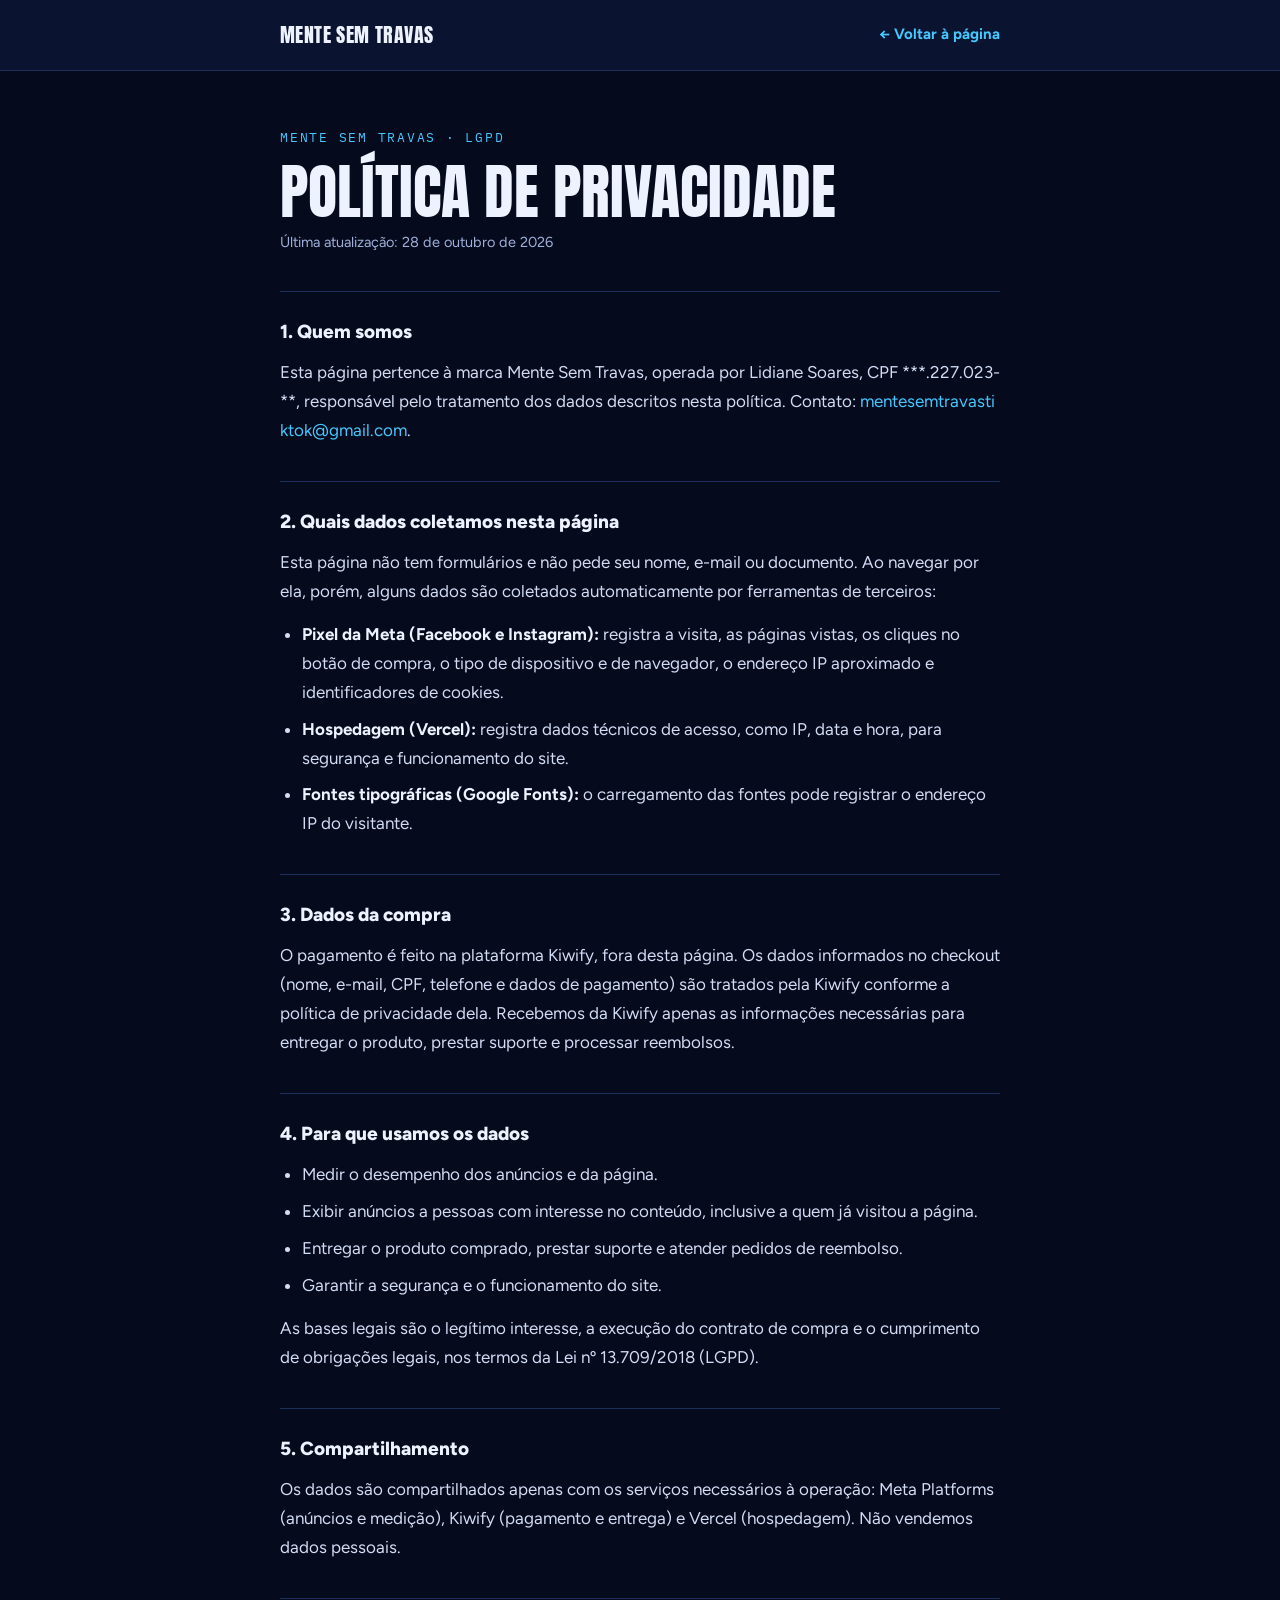
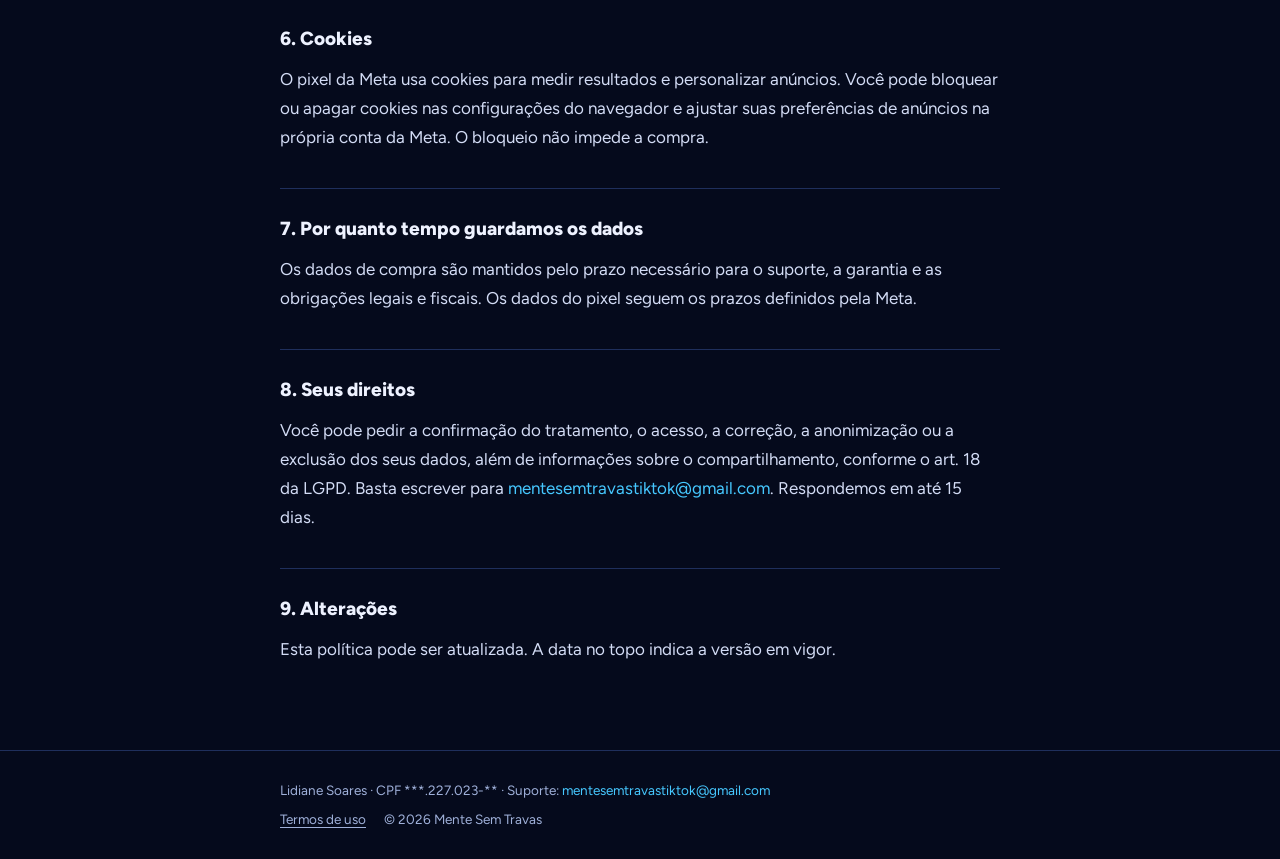
<file: privacidade.html>
<!doctype html>
<html lang="pt-BR">
<head>
<meta charset="utf-8">
<meta name="viewport" content="width=device-width, initial-scale=1, viewport-fit=cover">
<title>Política de Privacidade · Mente Sem Travas</title>
<meta name="robots" content="noindex">
<link rel="icon" href="img/pg1.jpg">
<link rel="preconnect" href="https://fonts.googleapis.com">
<link rel="preconnect" href="https://fonts.gstatic.com" crossorigin>
<link rel="stylesheet" href="https://fonts.googleapis.com/css2?family=Anton&family=Figtree:wght@400;700;800&family=IBM+Plex+Mono:wght@500&display=swap">
<!-- Meta Pixel Code -->
<script>
!function(f,b,e,v,n,t,s)
{if(f.fbq)return;n=f.fbq=function(){n.callMethod?
n.callMethod.apply(n,arguments):n.queue.push(arguments)};
if(!f._fbq)f._fbq=n;n.push=n;n.loaded=!0;n.version='2.0';
n.queue=[];t=b.createElement(e);t.async=!0;
t.src=v;s=b.getElementsByTagName(e)[0];
s.parentNode.insertBefore(t,s)}(window, document,'script',
'https://connect.facebook.net/en_US/fbevents.js');
fbq('init', '1343668074403139');
fbq('track', 'PageView');
</script>
<noscript><img height="1" width="1" style="display:none" src="https://www.facebook.com/tr?id=1343668074403139&ev=PageView&noscript=1" alt=""></noscript>
<!-- End Meta Pixel Code -->
<style>
:root{--ink:#050a1c;--ink-2:#0a1430;--line:#1f2f5c;--text:#eef2ff;--muted:#9fb0d9;--glow:#46c8ff;--volt:#2f6bff;
--f-display:"Anton","Impact","Arial Narrow Bold",sans-serif;--f-body:"Figtree",system-ui,-apple-system,"Segoe UI",Roboto,sans-serif;--f-mono:"IBM Plex Mono",ui-monospace,Menlo,Consolas,monospace;color-scheme:dark}
*{box-sizing:border-box}
body{margin:0;background:var(--ink);color:var(--text);font-family:var(--f-body);font-size:17px;line-height:1.7;-webkit-font-smoothing:antialiased}
.wrap{max-width:760px;margin:0 auto;padding-left:max(20px,env(safe-area-inset-left,0px));padding-right:max(20px,env(safe-area-inset-right,0px))}
header{border-bottom:1px solid var(--line);background:var(--ink-2)}
header .wrap{display:flex;justify-content:space-between;align-items:center;gap:16px;padding-block:18px}
.brand{font-family:var(--f-display);font-size:20px;text-transform:uppercase;letter-spacing:.02em;text-decoration:none;color:var(--text)}
.back{color:var(--glow);font-weight:700;font-size:15px;text-decoration:none}
.back:hover,.back:focus-visible{text-decoration:underline}
main .wrap{padding-block:56px 72px}
.eyebrow{font-family:var(--f-mono);font-size:12.5px;letter-spacing:.14em;text-transform:uppercase;color:var(--glow)}
h1{font-family:var(--f-display);font-weight:400;text-transform:uppercase;font-size:clamp(38px,6vw,60px);line-height:1;margin:10px 0 8px;text-wrap:balance}
.date{color:var(--muted);font-size:14.5px;margin:0 0 36px}
h2{font-size:19px;font-weight:800;margin:36px 0 10px;padding-top:24px;border-top:1px solid var(--line)}
p{margin:0 0 14px;color:#d3dcf5}
ul{margin:0 0 14px;padding-left:22px;color:#d3dcf5;display:flex;flex-direction:column;gap:8px}
strong{color:var(--text)}
.mail{color:var(--glow);word-break:break-all}
footer{border-top:1px solid var(--line);color:var(--muted);font-size:13.5px}
footer .wrap{padding-block:28px;display:flex;flex-direction:column;gap:6px}
footer nav{display:flex;flex-wrap:wrap;gap:6px 18px}
footer a{color:inherit;text-underline-offset:3px}
</style>
</head>
<body>
<header><div class="wrap"><a class="brand" href="index.html">Mente Sem Travas</a><a class="back" href="index.html">← Voltar à página</a></div></header>
<main><div class="wrap">
<p class="eyebrow">Mente Sem Travas · LGPD</p>
<h1>Política de Privacidade</h1>
<p class="date">Última atualização: 28 de outubro de 2026</p>
<h2>1. Quem somos</h2>
<p>Esta página pertence à marca Mente Sem Travas, operada por Lidiane Soares, CPF ***.227.023-**, responsável pelo tratamento dos dados descritos nesta política. Contato: <span class="mail">mentesemtravastiktok@gmail.com</span>.</p>
<h2>2. Quais dados coletamos nesta página</h2>
<p>Esta página não tem formulários e não pede seu nome, e-mail ou documento. Ao navegar por ela, porém, alguns dados são coletados automaticamente por ferramentas de terceiros:</p>
<ul>
<li><strong>Pixel da Meta (Facebook e Instagram):</strong> registra a visita, as páginas vistas, os cliques no botão de compra, o tipo de dispositivo e de navegador, o endereço IP aproximado e identificadores de cookies.</li>
<li><strong>Hospedagem (Vercel):</strong> registra dados técnicos de acesso, como IP, data e hora, para segurança e funcionamento do site.</li>
<li><strong>Fontes tipográficas (Google Fonts):</strong> o carregamento das fontes pode registrar o endereço IP do visitante.</li>
</ul>
<h2>3. Dados da compra</h2>
<p>O pagamento é feito na plataforma Kiwify, fora desta página. Os dados informados no checkout (nome, e-mail, CPF, telefone e dados de pagamento) são tratados pela Kiwify conforme a política de privacidade dela. Recebemos da Kiwify apenas as informações necessárias para entregar o produto, prestar suporte e processar reembolsos.</p>
<h2>4. Para que usamos os dados</h2>
<ul>
<li>Medir o desempenho dos anúncios e da página.</li>
<li>Exibir anúncios a pessoas com interesse no conteúdo, inclusive a quem já visitou a página.</li>
<li>Entregar o produto comprado, prestar suporte e atender pedidos de reembolso.</li>
<li>Garantir a segurança e o funcionamento do site.</li>
</ul>
<p>As bases legais são o legítimo interesse, a execução do contrato de compra e o cumprimento de obrigações legais, nos termos da Lei nº 13.709/2018 (LGPD).</p>
<h2>5. Compartilhamento</h2>
<p>Os dados são compartilhados apenas com os serviços necessários à operação: Meta Platforms (anúncios e medição), Kiwify (pagamento e entrega) e Vercel (hospedagem). Não vendemos dados pessoais.</p>
<h2>6. Cookies</h2>
<p>O pixel da Meta usa cookies para medir resultados e personalizar anúncios. Você pode bloquear ou apagar cookies nas configurações do navegador e ajustar suas preferências de anúncios na própria conta da Meta. O bloqueio não impede a compra.</p>
<h2>7. Por quanto tempo guardamos os dados</h2>
<p>Os dados de compra são mantidos pelo prazo necessário para o suporte, a garantia e as obrigações legais e fiscais. Os dados do pixel seguem os prazos definidos pela Meta.</p>
<h2>8. Seus direitos</h2>
<p>Você pode pedir a confirmação do tratamento, o acesso, a correção, a anonimização ou a exclusão dos seus dados, além de informações sobre o compartilhamento, conforme o art. 18 da LGPD. Basta escrever para <span class="mail">mentesemtravastiktok@gmail.com</span>. Respondemos em até 15 dias.</p>
<h2>9. Alterações</h2>
<p>Esta política pode ser atualizada. A data no topo indica a versão em vigor.</p>
</div></main>
<footer><div class="wrap">
<span>Lidiane Soares · CPF ***.227.023-** · Suporte: <span class="mail">mentesemtravastiktok@gmail.com</span></span>
<nav><a href="termos.html">Termos de uso</a><span>© 2026 Mente Sem Travas</span></nav>
</div></footer>
</body>
</html>
</file>
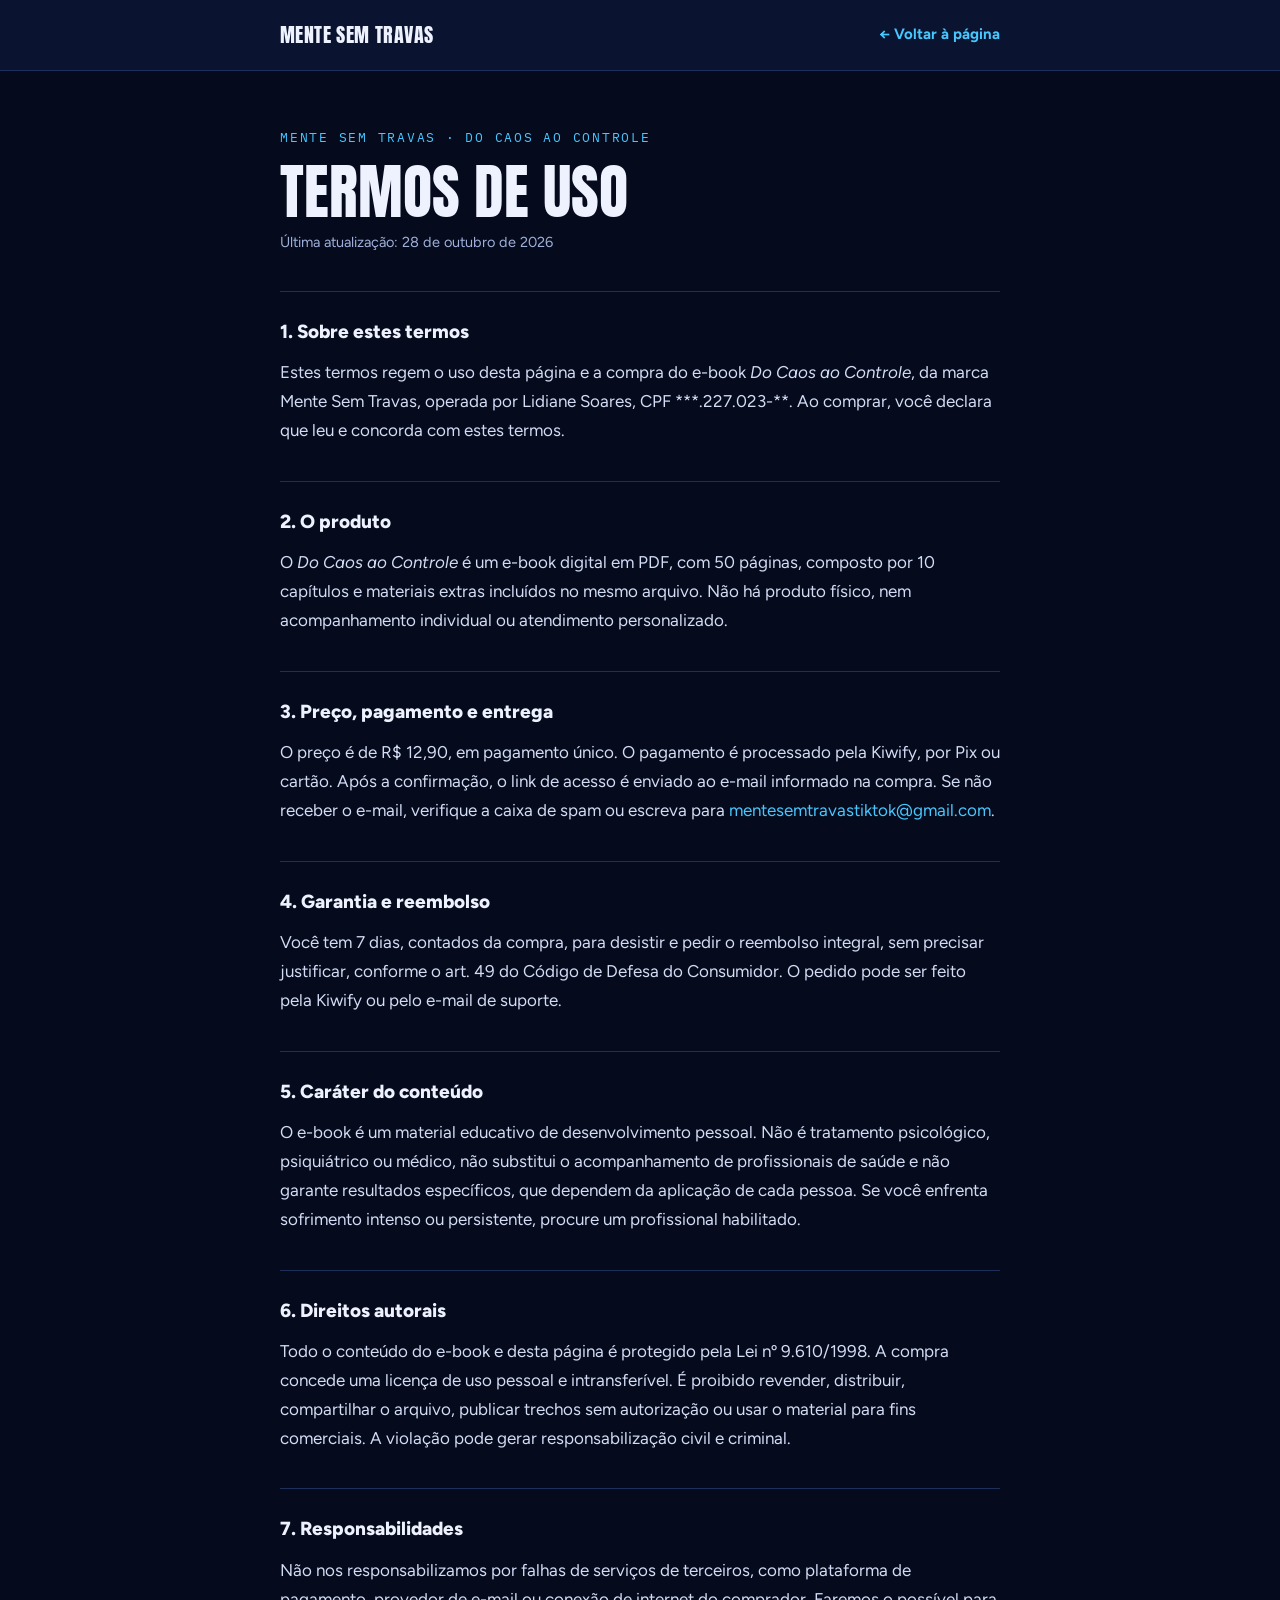
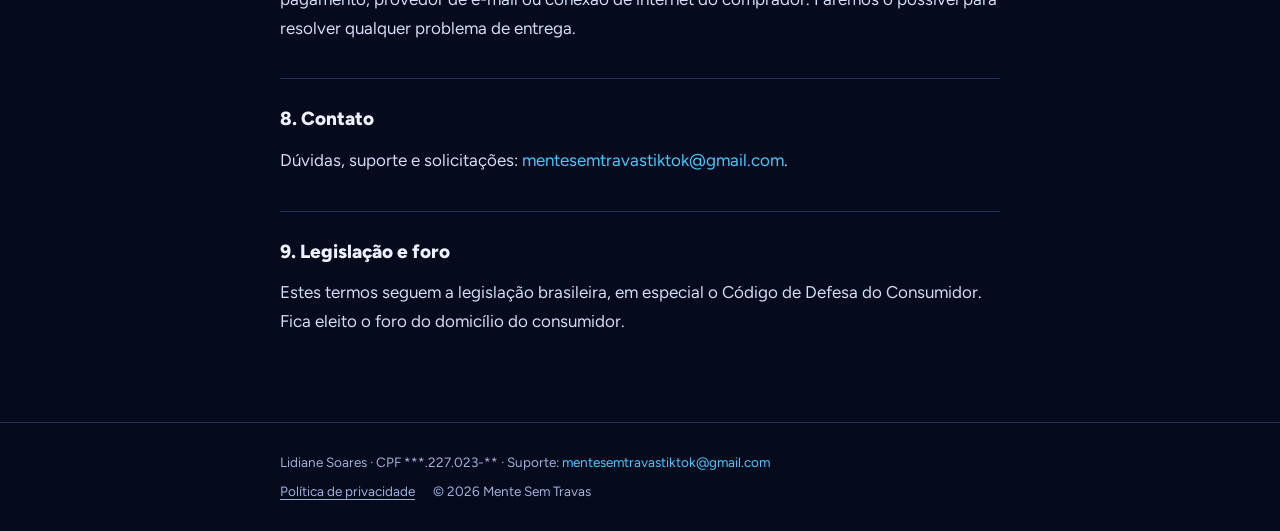
<file: termos.html>
<!doctype html>
<html lang="pt-BR">
<head>
<meta charset="utf-8">
<meta name="viewport" content="width=device-width, initial-scale=1, viewport-fit=cover">
<title>Termos de Uso · Mente Sem Travas</title>
<meta name="robots" content="noindex">
<link rel="icon" href="img/pg1.jpg">
<link rel="preconnect" href="https://fonts.googleapis.com">
<link rel="preconnect" href="https://fonts.gstatic.com" crossorigin>
<link rel="stylesheet" href="https://fonts.googleapis.com/css2?family=Anton&family=Figtree:wght@400;700;800&family=IBM+Plex+Mono:wght@500&display=swap">
<!-- Meta Pixel Code -->
<script>
!function(f,b,e,v,n,t,s)
{if(f.fbq)return;n=f.fbq=function(){n.callMethod?
n.callMethod.apply(n,arguments):n.queue.push(arguments)};
if(!f._fbq)f._fbq=n;n.push=n;n.loaded=!0;n.version='2.0';
n.queue=[];t=b.createElement(e);t.async=!0;
t.src=v;s=b.getElementsByTagName(e)[0];
s.parentNode.insertBefore(t,s)}(window, document,'script',
'https://connect.facebook.net/en_US/fbevents.js');
fbq('init', '1343668074403139');
fbq('track', 'PageView');
</script>
<noscript><img height="1" width="1" style="display:none" src="https://www.facebook.com/tr?id=1343668074403139&ev=PageView&noscript=1" alt=""></noscript>
<!-- End Meta Pixel Code -->
<style>
:root{--ink:#050a1c;--ink-2:#0a1430;--line:#1f2f5c;--text:#eef2ff;--muted:#9fb0d9;--glow:#46c8ff;--volt:#2f6bff;
--f-display:"Anton","Impact","Arial Narrow Bold",sans-serif;--f-body:"Figtree",system-ui,-apple-system,"Segoe UI",Roboto,sans-serif;--f-mono:"IBM Plex Mono",ui-monospace,Menlo,Consolas,monospace;color-scheme:dark}
*{box-sizing:border-box}
body{margin:0;background:var(--ink);color:var(--text);font-family:var(--f-body);font-size:17px;line-height:1.7;-webkit-font-smoothing:antialiased}
.wrap{max-width:760px;margin:0 auto;padding-left:max(20px,env(safe-area-inset-left,0px));padding-right:max(20px,env(safe-area-inset-right,0px))}
header{border-bottom:1px solid var(--line);background:var(--ink-2)}
header .wrap{display:flex;justify-content:space-between;align-items:center;gap:16px;padding-block:18px}
.brand{font-family:var(--f-display);font-size:20px;text-transform:uppercase;letter-spacing:.02em;text-decoration:none;color:var(--text)}
.back{color:var(--glow);font-weight:700;font-size:15px;text-decoration:none}
.back:hover,.back:focus-visible{text-decoration:underline}
main .wrap{padding-block:56px 72px}
.eyebrow{font-family:var(--f-mono);font-size:12.5px;letter-spacing:.14em;text-transform:uppercase;color:var(--glow)}
h1{font-family:var(--f-display);font-weight:400;text-transform:uppercase;font-size:clamp(38px,6vw,60px);line-height:1;margin:10px 0 8px;text-wrap:balance}
.date{color:var(--muted);font-size:14.5px;margin:0 0 36px}
h2{font-size:19px;font-weight:800;margin:36px 0 10px;padding-top:24px;border-top:1px solid var(--line)}
p{margin:0 0 14px;color:#d3dcf5}
ul{margin:0 0 14px;padding-left:22px;color:#d3dcf5;display:flex;flex-direction:column;gap:8px}
strong{color:var(--text)}
.mail{color:var(--glow);word-break:break-all}
footer{border-top:1px solid var(--line);color:var(--muted);font-size:13.5px}
footer .wrap{padding-block:28px;display:flex;flex-direction:column;gap:6px}
footer nav{display:flex;flex-wrap:wrap;gap:6px 18px}
footer a{color:inherit;text-underline-offset:3px}
</style>
</head>
<body>
<header><div class="wrap"><a class="brand" href="index.html">Mente Sem Travas</a><a class="back" href="index.html">← Voltar à página</a></div></header>
<main><div class="wrap">
<p class="eyebrow">Mente Sem Travas · Do Caos ao Controle</p>
<h1>Termos de Uso</h1>
<p class="date">Última atualização: 28 de outubro de 2026</p>
<h2>1. Sobre estes termos</h2>
<p>Estes termos regem o uso desta página e a compra do e-book <em>Do Caos ao Controle</em>, da marca Mente Sem Travas, operada por Lidiane Soares, CPF ***.227.023-**. Ao comprar, você declara que leu e concorda com estes termos.</p>
<h2>2. O produto</h2>
<p>O <em>Do Caos ao Controle</em> é um e-book digital em PDF, com 50 páginas, composto por 10 capítulos e materiais extras incluídos no mesmo arquivo. Não há produto físico, nem acompanhamento individual ou atendimento personalizado.</p>
<h2>3. Preço, pagamento e entrega</h2>
<p>O preço é de R$ 12,90, em pagamento único. O pagamento é processado pela Kiwify, por Pix ou cartão. Após a confirmação, o link de acesso é enviado ao e-mail informado na compra. Se não receber o e-mail, verifique a caixa de spam ou escreva para <span class="mail">mentesemtravastiktok@gmail.com</span>.</p>
<h2>4. Garantia e reembolso</h2>
<p>Você tem 7 dias, contados da compra, para desistir e pedir o reembolso integral, sem precisar justificar, conforme o art. 49 do Código de Defesa do Consumidor. O pedido pode ser feito pela Kiwify ou pelo e-mail de suporte.</p>
<h2>5. Caráter do conteúdo</h2>
<p>O e-book é um material educativo de desenvolvimento pessoal. Não é tratamento psicológico, psiquiátrico ou médico, não substitui o acompanhamento de profissionais de saúde e não garante resultados específicos, que dependem da aplicação de cada pessoa. Se você enfrenta sofrimento intenso ou persistente, procure um profissional habilitado.</p>
<h2>6. Direitos autorais</h2>
<p>Todo o conteúdo do e-book e desta página é protegido pela Lei nº 9.610/1998. A compra concede uma licença de uso pessoal e intransferível. É proibido revender, distribuir, compartilhar o arquivo, publicar trechos sem autorização ou usar o material para fins comerciais. A violação pode gerar responsabilização civil e criminal.</p>
<h2>7. Responsabilidades</h2>
<p>Não nos responsabilizamos por falhas de serviços de terceiros, como plataforma de pagamento, provedor de e-mail ou conexão de internet do comprador. Faremos o possível para resolver qualquer problema de entrega.</p>
<h2>8. Contato</h2>
<p>Dúvidas, suporte e solicitações: <span class="mail">mentesemtravastiktok@gmail.com</span>.</p>
<h2>9. Legislação e foro</h2>
<p>Estes termos seguem a legislação brasileira, em especial o Código de Defesa do Consumidor. Fica eleito o foro do domicílio do consumidor.</p>
</div></main>
<footer><div class="wrap">
<span>Lidiane Soares · CPF ***.227.023-** · Suporte: <span class="mail">mentesemtravastiktok@gmail.com</span></span>
<nav><a href="privacidade.html">Política de privacidade</a><span>© 2026 Mente Sem Travas</span></nav>
</div></footer>
</body>
</html>
</file>
